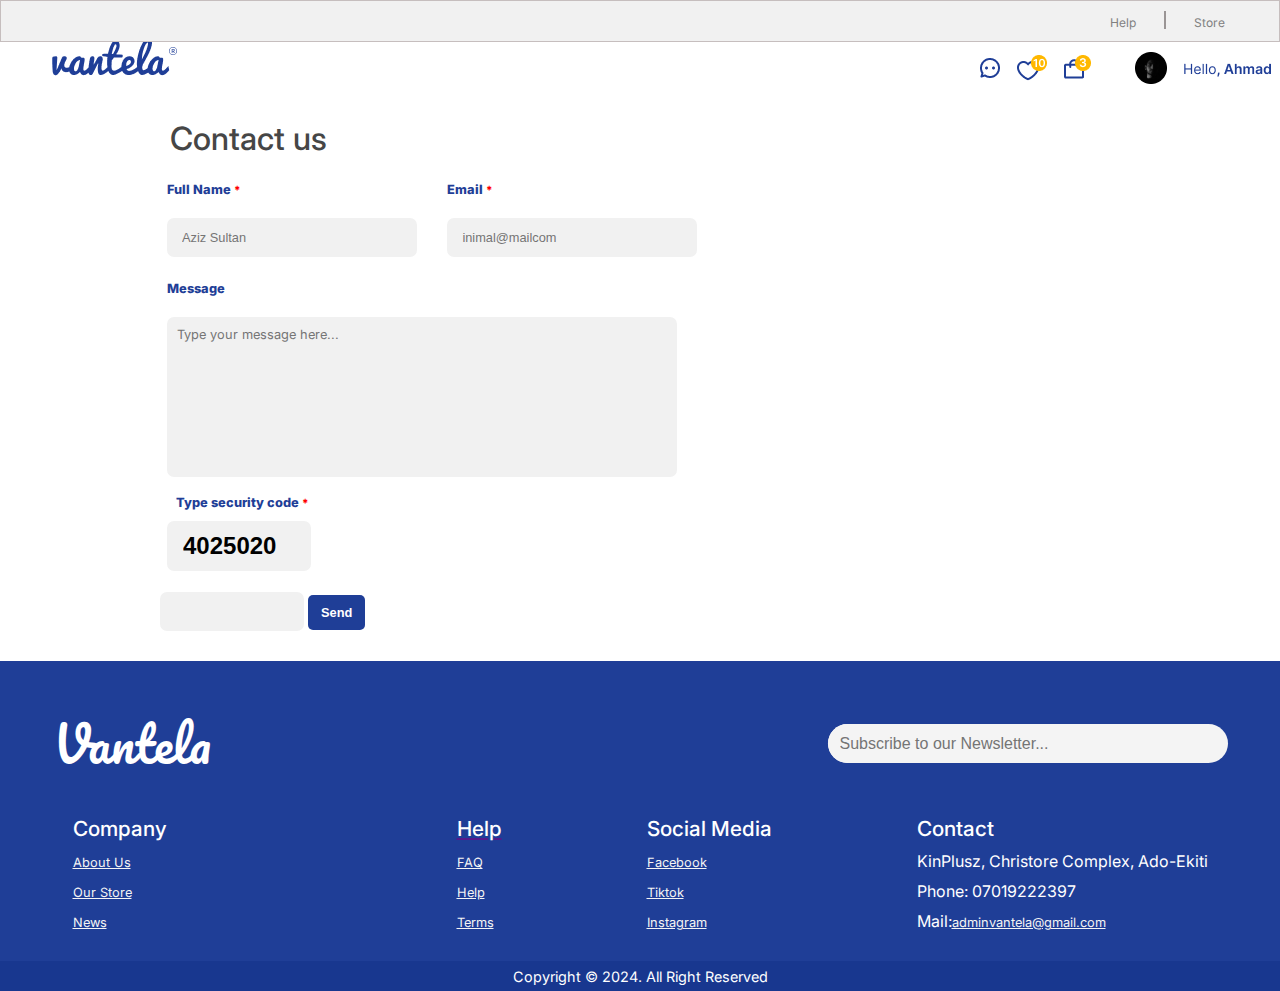
<file: contactform.html>
<!DOCTYPE html>
<html lang="en">
  <head>
    <meta charset="UTF-8" />
    <meta name="viewport" content="width=device-width, initial-scale=1.0" />

    <link rel="stylesheet" href="https://cdnjs.cloudflare.com/ajax/libs/font-awesome/6.7.1/css/all.min.css" integrity="sha512-5Hs3dF2AEPkpNAR7UiOHba+lRSJNeM2ECkwxUIxC1Q/FLycGTbNapWXB4tP889k5T5Ju8fs4b1P5z/iB4nMfSQ==" crossorigin="anonymous" referrerpolicy="no-referrer" />
    <link href="https://fonts.googleapis.com/css2?family=Pacifico&family=Playwrite+AU+SA+Guides&display=swap" rel="stylesheet">
    <title>contact</title>
    <!-- <link rel="stylesheet" href="contact.css" /> -->
    <!-- <link rel="stylesheet" href="contactmediaquery.css" /> -->
   <link rel="stylesheet" href="style.css">
  </head>
  <body>
    <nav class="mynavbar">
      <div class="nav-link">
      <div class="nav-container">
        <div><a href="#">Help</a></div>
        <div class="vertical-line"></div>
        <div class="store"><a href="#">Store</a></div>
      </div>
    </div>
    </nav>

    <header class="header-container">
      <div class="logovanila"><a href="index.html"><img src="/images/Frame183.png" alt="logo" /></a></div>
      <div class="header-icons">
        <div class="comments">
          <img src="/images/Group.png" alt="logo" />
        </div>
        <div>
          <a href=""><img src="/images/Frame91.png" alt="" /></a>
        </div>
        <div>
          <a href=""><img src="/images/Frame90.png" alt="" /></a>
        </div>
        <div class="ahmad"><img src="/images/Frame92.png" alt="" /></div>
      </div>
      <div class="menu-icon">
        <?xml version="1.0" encoding="utf-8"?><!-- Uploaded to: SVG Repo, www.svgrepo.com, Generator: SVG Repo Mixer Tools -->
        <svg
          width="800px"
          height="800px"
          viewBox="0 0 20 20"
          xmlns="http://www.w3.org/2000/svg"
          fill="none"
        >
          <path
            fill="#000000"
            fill-rule="evenodd"
            d="M19 4a1 1 0 01-1 1H2a1 1 0 010-2h16a1 1 0 011 1zm0 6a1 1 0 01-1 1H2a1 1 0 110-2h16a1 1 0 011 1zm-1 7a1 1 0 100-2H2a1 1 0 100 2h16z"
          />
        </svg>
      </div>

  
    </header>

    <main class="main-container">
      <div class="main-div">
      <h1 class="heading">Contact us</h1>
      <form action="" id="formInfo">
        <div class="input-fill">
          <div>
            <label for="fullName" class="label-div"
              >Full Name <span class="asterisk">*</span></label
            ><br /><br />
            <input
              type="text"
              placeholder="Aziz Sultan"
              id="fullname"
              name="fullName" class="input-con"
              required
            />
            <span class="error-message" id="nameError"></span>
          </div>
          <div>
            <label for="email" class="label-div ">Email <span class="asterisk">*</span></label
            ><br /><br />
            <input
              type="email"
              placeholder="inimal@mailcom"
              id="email"
              name="email" class="input-con email-input"
              required
            />
          </div>
        </div>
        <div class="message">
          <label for="message" class="label-div">Message</label><br /><br />
          <textarea
            type="text"
            placeholder="Type your message here..."
            rows="4"
            columns="50"
            id="message"
            name="message"
            required
          ></textarea>

        </div>
        <label class="security-code label-div" for="security"
          >Type security code <span class="asterisk" >*</span></label
        ><br />
        <input type="text" id="security" class="input-con"/><br />

        <input type="text" class="empty input-con" id="captcha" name="captcha"  required />
       
        <button type="submit" id="sendBtn" name="submit" class="submit-btn">Send</button>
       
      </form>
    </div>
    </main>


    <footer>
      <div class="footer-logo">
          <p class="vantela-logo">Vantela</p>
          <span class="input-div">
          <input type="email" placeholder="Subscribe to our Newsletter..." class="newsletter-input input-con" required>
          <i class="fa-solid fa-angle-right" id="forward"></i>
          </span>
      </div>
    
      <div class="footer-div">
      <div>
               <p class="footer-title">Company</p>
               <p class="footer-text"><a href="">About Us</p>
               <p class="footer-text"><a href="">Our Store</p>
               <p class="footer-text"><a href="">News</p>
      </div>
           
          <div >
              <p class="footer-title">Help</p>
              <p class="footer-text"><a href="#">FAQ</a></p>
              <p class="footer-text"><a href="#">Help</a></p>
              <p class="footer-text"><a href="#">Terms</a></p>
      </div>
      
          <div>
              <p class="footer-title">Social Media</p>
              <p class="footer-text"><a href="#"> <i class="fa-brands fa-facebook" id="icon"></i> Facebook </a></p>
              <p class="footer-text"><a href="#"><i class="fa-brands fa-tiktok" id="icon"></i> Tiktok </a></p>
              <p class="footer-text"><a href="#"><i class="fa-brands fa-instagram" id="icon"></i> Instagram </a></p>
          </div>
      
          <div>
              <p class="footer-title">Contact</p>
              <p class="footer-text">KinPlusz, Christore Complex, Ado-Ekiti</p>
              <p class="footer-text">Phone: 07019222397</p>
              <p class="footer-text">Mail:<a href="mailto:adminvantela@gmail.com">adminvantela@gmail.com</a></p>
          </div>
      </div>
      <div class="copyright">
          <p class="right">Copyright &copy; 2024. All Right Reserved</p>
      </div>
      </footer>
   
    <script src="contact.js"></script>
  </body>
</html>
</file>
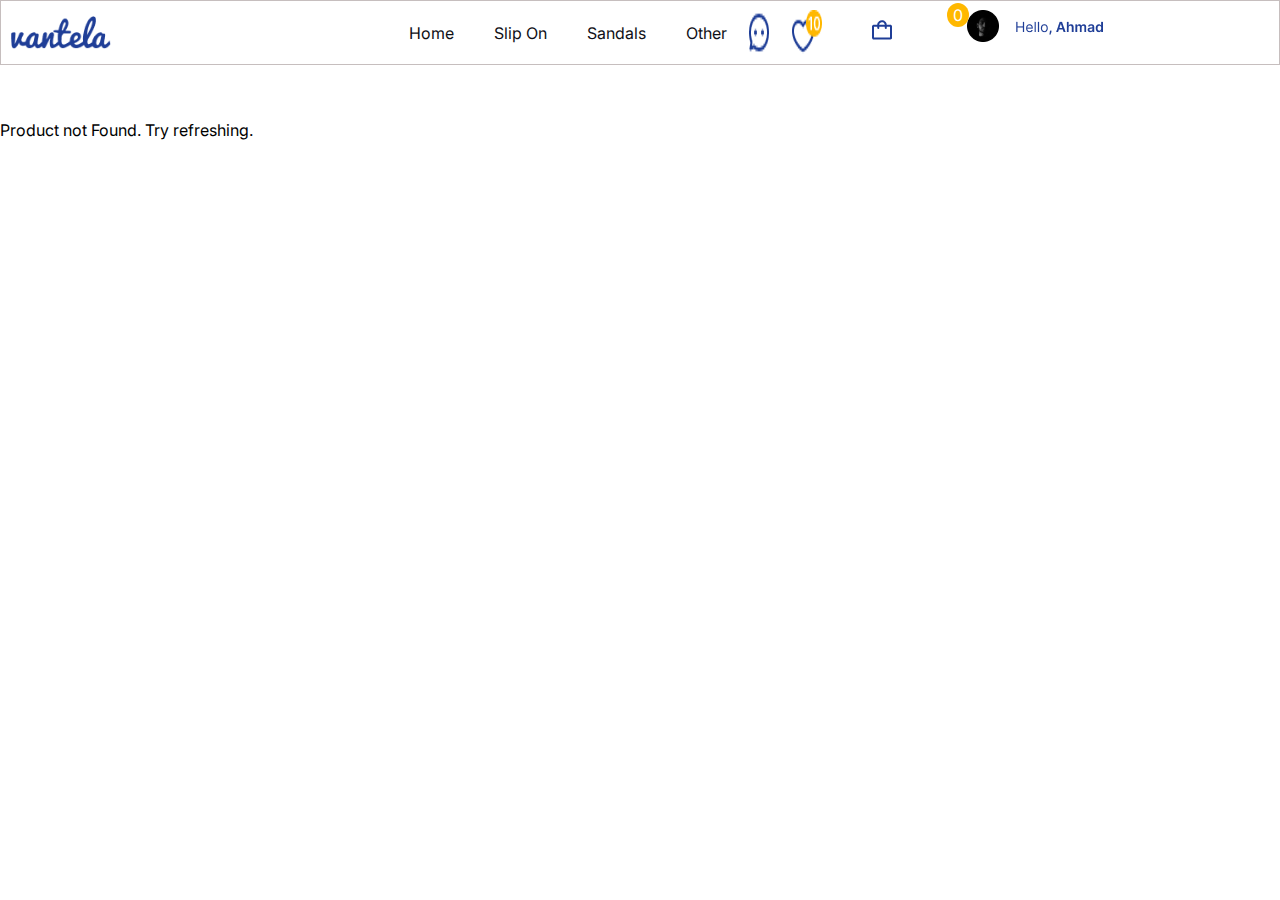
<file: productDetails.html>
<!DOCTYPE html>
<html lang="en">
<head>
    <meta charset="UTF-8">
    <meta name="viewport" content="width=device-width, initial-scale=1.0"><link rel="stylesheet" href="https://cdnjs.cloudflare.com/ajax/libs/font-awesome/6.7.1/css/all.min.css" integrity="sha512-5Hs3dF2AEPkpNAR7UiOHba+lRSJNeM2ECkwxUIxC1Q/FLycGTbNapWXB4tP889k5T5Ju8fs4b1P5z/iB4nMfSQ==" crossorigin="anonymous" referrerpolicy="no-referrer" />
    <link rel="preconnect" href="https://fonts.googleapis.com">
    <link rel="preconnect" href="https://fonts.gstatic.com" crossorigin>
    <link href="https://fonts.googleapis.com/css2?family=Playwrite+AU+SA+Guides&display=swap" rel="stylesheet"> 
    <link href="https://api.fontshare.com/v2/css?f[]=neco@401&display=swap" rel="stylesheet">
    <link rel="preconnect" href="https://fonts.googleapis.com">
    <link rel="preconnect" href="https://fonts.gstatic.com" crossorigin>
    <link href="https://fonts.googleapis.com/css2?family=Pacifico&family=Playwrite+AU+SA+Guides&display=swap" rel="stylesheet">
    <link href="https://fonts.googleapis.com/css2?family=Inter:ital,opsz,wght@0,14..32,100..900;1,14..32,100..900&display=swap" rel="stylesheet">
    <!-- <link rel="stylesheet" href="style.css"> -->
    
        <title>Details</title>
        <link rel="stylesheet" href="https://cdnjs.cloudflare.com/ajax/libs/font-awesome/6.7.1/css/all.min.css" integrity="sha512-5Hs3dF2AEPkpNAR7UiOHba+lRSJNeM2ECkwxUIxC1Q/FLycGTbNapWXB4tP889k5T5Ju8fs4b1P5z/iB4nMfSQ==" crossorigin="anonymous" referrerpolicy="no-referrer" />
        <link href="https://fonts.googleapis.com/css2?family=Pacifico&family=Playwrite+AU+SA+Guides&display=swap" rel="stylesheet">
        <title>E-commerce Project Page</title>
        <link rel="stylesheet" href="style.css">
    <style>

    </style>
</head>
<body>
<!-- nav -->
 <nav>
    <img src="images/vantela.png" alt="" width="100px" class="home-link home-links van-logo">
       


    <input type="checkbox" id="sidebar-active">
    <label for="sidebar-active" class="open-sidebar-botton">
        <svg xmlns="http://www.w3.org/2000/svg" height="24px" viewBox="0 -960 960 960" width="24px" fill="#5f6368"><path d="M120-240v-80h720v80H120Zm0-200v-80h720v80H120Zm0-200v-80h720v80H120Z"/></svg>
    </label>
    <label id="overlay" for="sidebar-active"></label>
    <div class="links-container">
        <label for="sidebar-active" class="close-sidebar-botton">
            <svg xmlns="http://www.w3.org/2000/svg" height="24px" viewBox="0 -960 960 960" width="24px" fill="#5f6368"><path d="m256-200-56-56 224-224-224-224 56-56 224 224 224-224 56 56-224 224 224 224-56 56-224-224-224 224Z"/></svg>
        </label>

        <img src="images/vantela.png" alt="" width="100px" class="home-link"> 

        <a href="index.html" class="sandals-link">Home</a>
        <a href="#" class="sandals-link">Slip On</a>
        <a href="sandals.html" class="sandals-link"><span >Sandals</span></a>
        <a href="#" class="sandals-link">Other</a>
        
    <div class="icon-div">
         <img src="images/Group.png" alt="" class="vectors">
        <img src="images/Frame91.png" alt="" class="vectors">
  
        <div class="cart-mobile cart-mobiles">
            <div class="cart" id="cart">
                <span class="cart-icon">
                    <a href="shoppingcart.html"><img src="images/Vector2.png" alt="" class="cart-icon-img"></a></span>
                <span class="cart-counter cart-counters" id="cart-count">0</span>
            </div>
        </div>
        <div class="ahmad"><img src="images/Frame92.png" alt="" /></div>
      </div>
    </div>
   
    </div>
    
</nav>



    <div id="shoe-details">

    </div>
    <div class="load">

    </div>

    <div id="spin">
       
        <i class="fa fa-spinner fa-spin fa-3x" aria-hidden="true"></i>
        </div>
       
        
    <script>
        // spinner
        window.addEventListener('load',()=>{
            let cont = document.getElementById('spin');
            cont.setAttribute('style','display:none')
        })            

            let load = document.querySelector('.load');
         load.innerHTML = `
         <i class="fa fa-spinner fa-spin fa-3x" aria-hidden="true"></i>
         `;

        const urlParams = new URLSearchParams(window.location.search);
        const userId = urlParams.get('id');


        let shoeDetails = [
        {
            id : 1,
            disc : 'Disc 60%',
            img : "/images/shoe3.png",
            productName : 'Vantela Republic Low Black Natural',
            price : '159,000',
        },
        { id : 2,
            img : "/images/shoe4.png",
            productName : 'Vantela New Public <br> White low',
            price :'299.990',
            rating : '⭐ 4.5/5'

        },
        {
            id : 3,
            img : "/images/shoe3.png",
            productName : 'Vantela Republic Low Black Natural',
            disc : '600,000',
            price : '205.000',
        },
        {
            id : 4,
            img : "/images/shoe-black.png",
            productName : 'Vantela Republic Ethnic Low Black Natural',
            price : '415.000',
        },
        {
            id : 5,
            img : "/images/max1.png",
            disc : 'Disc 30%',
            productName : 'Vantela Ethnic Low Black <br>Natural',
            cancelledPrice : '300.000',
            price : '159,800',
            rating : '⭐ 4.5/5',
        },
        {   id : 6,
            img : "/images/max2.png",
            disc : 'Disc 35%',
            productName : 'Vantela Ethnic Low Black <br>Natural',
            cancelledPrice : '350.000',
            price : '181.720',
            rating : '⭐ 4.5/5'
        },
        { id : 7,
            img : "/images/max3.png",
            disc : 'Disc 40%',

            productName : 'Vantela Republic Low Black <br>Natural',
            cancelledPrice : '400.000',
            price : '195.390',
            rating : '⭐ 4.5/5'
        },
        { id : 8,
            img : "/images/max4.png",
            disc : 'Disc 30%',
            productName : 'Vantela Ethnic Low  Black <br> Natural',
            cancelledPrice : '450.000',
            price : '182.390',
            rating : '⭐ 4.5/5'
        },
        {
            id : 9,
            img : "/images/sandal.png",
            productName : 'Vantelas Republic Lower <br> Black Natural',
            disc : 'Disc 60%',
            cancelledPrice : '340.000',
            price : '159,000',
            rating : '⭐ 4.5/5'
        },
        { id : 10,
            img : "/images/sandals6.png",
            productName : 'Vantelas Republic Lower <br> Black Natural',
            disc : 'Disc 50%',
            cancelledPrice : '420.000',
            price :'209,000',
        },
        {
            id : 11,
            img : "/images/sandals13.png",
            productName : 'Vantelas Republic Lower <br> Black Natural',
            price : '409,000',
        },
        {
            id : 12,
            img : "/images/sandals18.png",
            productName : 'Vantelas Republic Lower <br> Black Natural',
            price : '144,000',
        },
        {
            id : 13,
            img : "/images/sandals13.png",
            productName : "Jackson Clip 1JSs Men's <br> White Black",
            price : '249.000',
            rating : '⭐ 4.5/5',
        },
        {   id : 14,
            img : "/images/sandals10.png",
            productName : "Jackson Clip 2JSA Men’s <br> Sandals - Black",
            disc : 'Disc 50%',
            cancelledPrice : '410.000',
            price : '209,000',
            rating : '⭐ 4.5/5'
        },
        { id : 15,
            img : "/images/sandals3.png",
            productName :"Jackson High 3JE Men's <br> Sandals -White",
            price : '249,000',
            rating : '⭐ 4.7/5'
        },
        { id : 16,
            img : "/images/sandals5.png",
            disc : 'Disc 50%',
            cancelledPrice : '600.000',
            productName : "Jacksons Ask 6JP Men’s <br> Sandal - Navy",
            price : '307,000',
            rating : '⭐ 4.5/5'
        },
        {
            id : 17,
            img : "/images/sandals2.png",
            productName : "Jackson Axel Womens jkl<br>Sandals - Almond",
            price : '159,000',
            rating : '⭐ 4.5/5',
        },
        {   id : 18,
            img : "/images/sandals7.png",
            productName : "Jackson Axel Womens jkl<br>Sandals - Almond",
            disc : 'Disc 50%',
            cancelledPrice : '410.000',
            price : '209,000',
            rating : '⭐ 4.0/5'
        },
        { id : 19,
            img : "/images/sandals14.png",
            productName : "Jackson Axel Womens jkl<br>Sandals - Almond",
            price : '209,000',
            rating : '⭐ 4.0/5'
        },
        { id : 20,
            img : "/images/sandals19.png",
            productName : "Jackson Axel Womens jkl<br>Sandals - Almond",
            disc : 'Disc 50%',
            cancelledPrice : '400.000',
            price : '209,000',
            rating : '⭐ 4.0/5'
        },
        {
            id : 21,
            img : "/images/sandals22.png",
            productName : "Jackson Aron 2JS Women's Sandals -Navy",
            price : '175,000',
            rating : '⭐ 4.5/5',
        },
        {   id : 22,
            img : "/images/sandals11.png",
            productName : "Jackson Ford 2JS Womens Sandals - Black",
            price : '199,000',
            rating : '⭐ 4.5/5'
        },
        { id : 23,
            img : "/images/sandals16.png",
            productName : "Jackson Ford 2JS Womens Sandals - Black",
            cancelledPrice : '400.000',
            price : '209,000',
            rating : '⭐ 4.5/5'
        },
        { id : 24,
            img : "/images/sandals4.png",
            productName : "Jackson Cozy 2JST Womens Sandals - Beige",
            price : '300,000',
            rating : '⭐ 4.5/5'
        },
        {
            id : 25,
            img : "/images/sandals9.png",
            productName : 'Vantela Republic Low<br> Black Natural',
            price : '199,000',
            rating : '⭐ 4.6/5',
        },
        {   id : 26,
            img : "/images/sandals8.png",
            productName : "Jackson Best 1JP Men's <br> Sandals -Black",
            disc : 'Disc 50%',
            cancelledPrice : '530.000',
            price : '263,000',
            rating : '⭐ 4.0/5'
        },
        { id : 27,
            img : "/images/sandals15.png",
            productName : 'Jackson Kids- Light <br> Blue White',
            price : '179,000',
            rating : '⭐ 4.3/5'
        },
        { id : 28,
            img : "/images/sandals20.png",
            disc : 'Disc 50%',
            productName : 'Jackson Kids K 080  Light <br> Blue',
            cancelledPrice : '400.000',
            price : '249,000',
            rating : '⭐ 4.5/5'
        },
        {   id : 30,
            img : "/images/sandals12.png",
            productName : 'Jackson Kids Art 1JS Boys Sandals - Navy',
            cancelledPrice : '670.000',
            price : '390,000',
            rating : '⭐ 4.0/5'
        },
        { id : 31,
            img : "/images/sandals17.png",
            productName : 'Jackson Kids Miko 1ZT Brown',
            price : '263,000',
            rating : '⭐ 4.5/5'
        },
        { id : 32,
            img : "/images/sandals23.png",
            productName : 'Jackson Kids Art 1JS Red',
            price : '209,000',
            rating : '⭐ 4.0/5'
        },
    ];
console.log(shoeDetails);

    let shoeDetail = shoeDetails.find(u => u.id == userId);

    if(shoeDetail){
        let getShoeCards = document.getElementById('shoe-details');
        

        getShoeCards.innerHTML = 
        `
        
  <div class="product">
 
    <div class="shoe1-card">
        <img src="${shoeDetail.img}" alt="">
        </div>
        
        <div class="details-container">
            
<div class="share-heart"><span><i class="fa-regular fa-heart"></i></span> <span id="share-icon"><i class="fa-solid fa-share-nodes"></i></span></div>
        <h2 class="product-details-name">${shoeDetail.productName}</h2>
<p class="cancel-div">${shoeDetail.cancelledPrice ? `<span class="cancelled-price-cart">Rp- ${shoeDetail.cancelledPrice}</span>` : ''}</p>
        <p class="main-price">Rp ${shoeDetail.price}</p>
        <p class="rating">   ${shoeDetail.rating ? `<span>${shoeDetail.rating}</span>` : ''}</p>
                <p class="size-txt">Select a size</p>
   
  <button class="buttonSize" onclick="toggleColor(this)">30</button>
  <button class="buttonSize" onclick="toggleColor(this)">31</button>
  <button class="buttonSize" onclick="toggleColor(this)">38</button>
  <button class="buttonSize" onclick="toggleColor(this)">39</button>
  <button class="buttonSize" onclick="toggleColor(this)">40</button>


    <div class="cart-section">
        <span class="carts-message">
     <img src="images/mingcutechat.png" alt="" width="30px" height="35px"></span>
        <button class="add-to-cart-btn" onclick="addToCart()"><span><i class="fa-solid fa-plus"></i></span> Add to Cart</button>
     
        <button class="remove-from-cart-btn" onclick="removeFromCart()"><span><i class="fa-solid fa-minus"></i></span> Remove</button> 
            </div>
            
       <p class="btns-carts"><button class="buy-now-btns-carts">Buy Now</button></p>

    </div>
    </div>

  <div class="specify-container">
        <button class="details-btn">Details</button>
        <a href="review.html" class="Review-btn">Review <i class="fa fa-chevron-down" aria-hidden="true"></i>
</a>
        <a href="index.html" class="similar-btn">similar products <i class="fa fa-chevron-down" aria-hidden="true"></i>
</a>
    </div>
    

        <p class="description">Condition: New <br>
Min. Order: 1 Piece <br>
Showcase: All Showcase<br>
Republic Series<br>

<p style="margin:20px">GENERAL SPECIFICATIONS <br>
 ​color : Black Natural<br>
size : 36 - 45 (UNISEX) <br>
   
    </P>


<p style="margin:20px">
    MATERIALS:<br>
   UPPER: 12 oz canvas<br>
THREAD : nylon<br>
EYELETS: silver aluminum + ring<br>
INSOLE: ultralite foam<br>
FOXING : rubber<br>
OUTSOLE: rubber<br>
STRIPE: semi-leather<br> 
    </P>



<p style="margin:20px">
   100% ORIGINAL BNIB item (Brand New in Box).<br>
NOT ORIGINAL GUARANTEED Money Back.<br>

Size variants are always updated, if the size can be <br> clicked/selected it means READY.<br>
Using good quality material, very soft, and has strong <br> durability so it is suitable for use every day.<br>
The insole is soft and safe so that your feet don't <br>get sore easily.<br>
Good stitching makes shoes look good, strong, safe and <br>durable.<br> 
</P>


<p style="margin:20px">
    CHART SIZE:<br>
SIZE 36= 23.3 cm<br>
SIZE 37= 23.9 cm<br>
SIZE 38= 24.7 cm<br>
SIZE 39= 25.2 cm<br>
SIZE 40= 26.1 cm<br>
SIZE 41= 26.5 cm<br>
SIZE 42= 27.4 cm<br>
SIZE 43= 28.3 cm<br>
SIZE 44= 28.8 cm<br>
SIZE 45= 29.3 cm<br>
</P>
<p style="margin:20px">
MEASUREMENT Method:<br>

Foot length (Hump to Toe) then adjust to the size <br>chart above.<br>
Not Accepting Change Size,<br>
THANK YOU for always loving DOMESTIC PRODUCTS.
    </P>
</p>

<p style="text-align:center; margin:0 auto;">Copyright &copy; 2025 Vantela E-commerce</p>    

   `
    }else{
        getshoeCards = document.getElementById('shoe-details');
        getshoeCards.innerHTML = `<p>Product not Found. Try refreshing.</p>`
    };

    let activeButton = null;

function toggleColor(button) {
  if (activeButton) {
    activeButton.classList.toggle('active');
  }
  button.classList.add('active');
  activeButton = button;
};

// share icon
let share = document.getElementById('share-icon');

share.addEventListener('click', () => {
    try{
        navigator.share({
           
            url: window.location.href,
        })
        console.log(share);
        
    }catch (error) {
            alert('failed to share! try again');
    }
});


let cartCount = 0;

function addToCart() {
    cartCount++;
    updateCartCount();
    console.log(cartCount);
    
}

function removeFromCart() {
    if (cartCount > 0) {
        cartCount--;
        updateCartCount();
        console.log(cartCount);
        
    }
}



function updateCartCount() {
    document.getElementById('cart-count').textContent = cartCount;
}

    </script>

 </body>
</html>
</file>
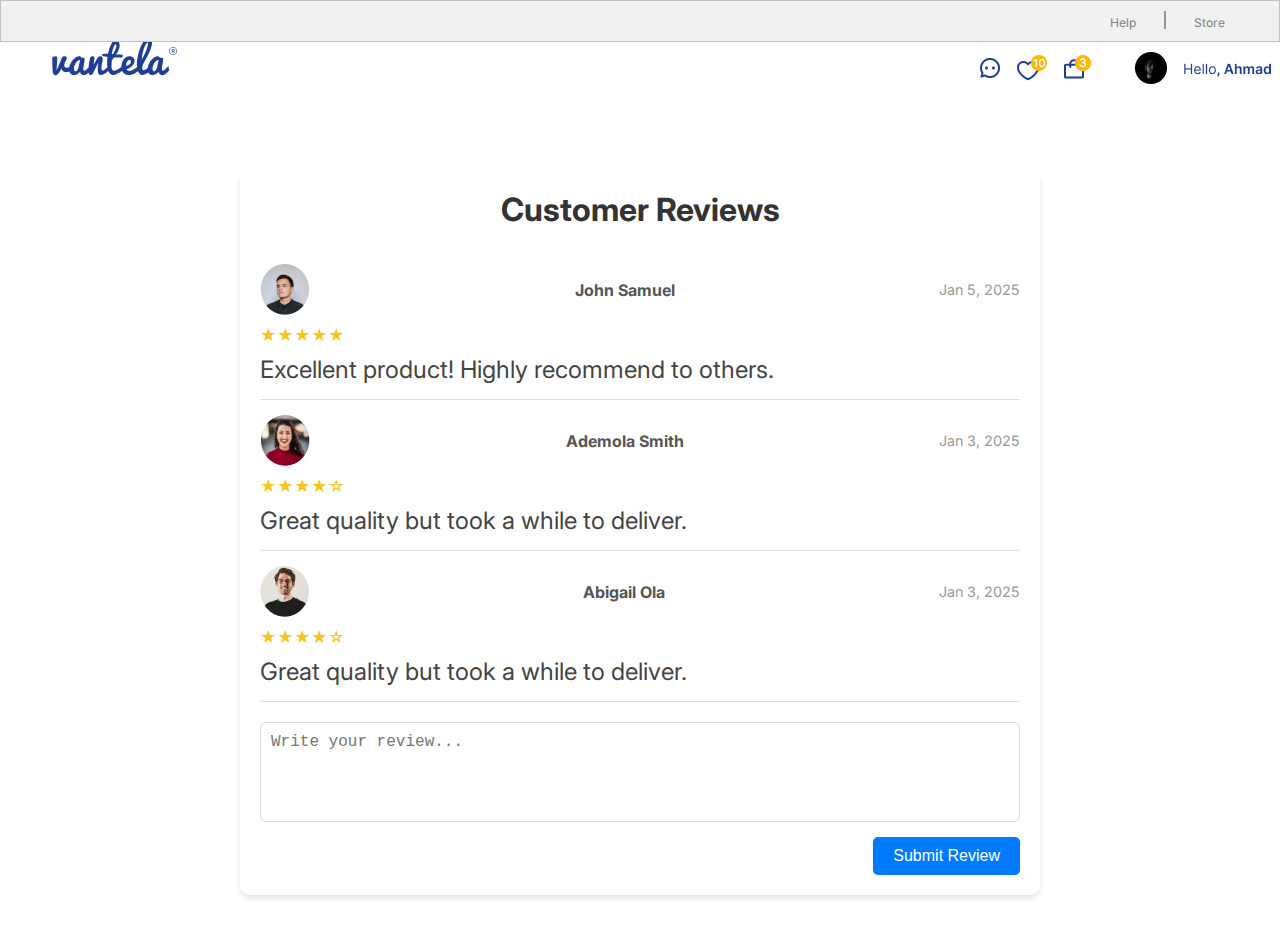
<file: review.html>
<!DOCTYPE html>
<html lang="en">
<head>
    <meta charset="UTF-8">
    <meta name="viewport" content="width=device-width, initial-scale=1.0">
    <title>review</title>
    <link rel="stylesheet" href="style.css">
</head>
<body>
    <nav class="mynavbar">
        <div class="nav-link">
        <div class="nav-container">
          <div><a href="#">Help</a></div>
          <div class="vertical-line"></div>
          <div class="store"><a href="#">Store</a></div>
        </div>
      </div>
      </nav>
  
      <header class="header-container">
        <div class="logovanila"><a href="index.html"><img src="/images/Frame183.png" alt="logo" /></a></div>
        <div class="header-icons">
          <div class="comments">
            <img src="/images/Group.png" alt="logo" />
          </div>
          <div>
            <a href=""><img src="/images/Frame91.png" alt="" /></a>
          </div>
          <div>
            <a href=""><img src="/images/Frame90.png" alt="" /></a>
          </div>
          <div class="ahmad"><img src="/images/Frame92.png" alt="" /></div>
        </div>
        <div class="menu-icon">
          <?xml version="1.0" encoding="utf-8"?><!-- Uploaded to: SVG Repo, www.svgrepo.com, Generator: SVG Repo Mixer Tools -->
          <svg
            width="800px"
            height="800px"
            viewBox="0 0 20 20"
            xmlns="http://www.w3.org/2000/svg"
            fill="none"
          >
            <path
              fill="#000000"
              fill-rule="evenodd"
              d="M19 4a1 1 0 01-1 1H2a1 1 0 010-2h16a1 1 0 011 1zm0 6a1 1 0 01-1 1H2a1 1 0 110-2h16a1 1 0 011 1zm-1 7a1 1 0 100-2H2a1 1 0 100 2h16z"
            />
          </svg>
        </div>
  
    
      </header>
  

    <div class="reviews-container">
        <h2 class="reviews-title">Customer Reviews</h2>

        <div class="review">
            <div class="review-header">
                <img src="images/Ellipse1.png" alt="">
                <span class="reviewer-name">John Samuel</span>
                <span class="review-date">Jan 5, 2025</span>
            </div>
            <div class="review-rating">★★★★★</div>
            <p class="review-content">Excellent product! Highly recommend to others.</p>
        </div>

        <div class="review">
            <div class="review-header">
                <img src="images/Ellipse2.png" alt="">
                <span class="reviewer-name">Ademola Smith</span>
                <span class="review-date">Jan 3, 2025</span>
            </div>
            <div class="review-rating">★★★★☆</div>
            <p class="review-content">Great quality but took a while to deliver.</p>
        </div>
        <div class="review">
            <div class="review-header">
            <img src="images/Ellipse3.png" alt="">
               <span class="reviewer-name">Abigail Ola</span>
                <span class="review-date">Jan 3, 2025</span>
            </div>
            <div class="review-rating">★★★★☆</div>
            <p class="review-content">Great quality but took a while to deliver.</p>
        </div>

        <!-- Add a review section -->
        <div class="add-review">
            <textarea placeholder="Write your review..."></textarea>
            <button>Submit Review</button>
        </div>
    </div>
</body>
</html>
</file>
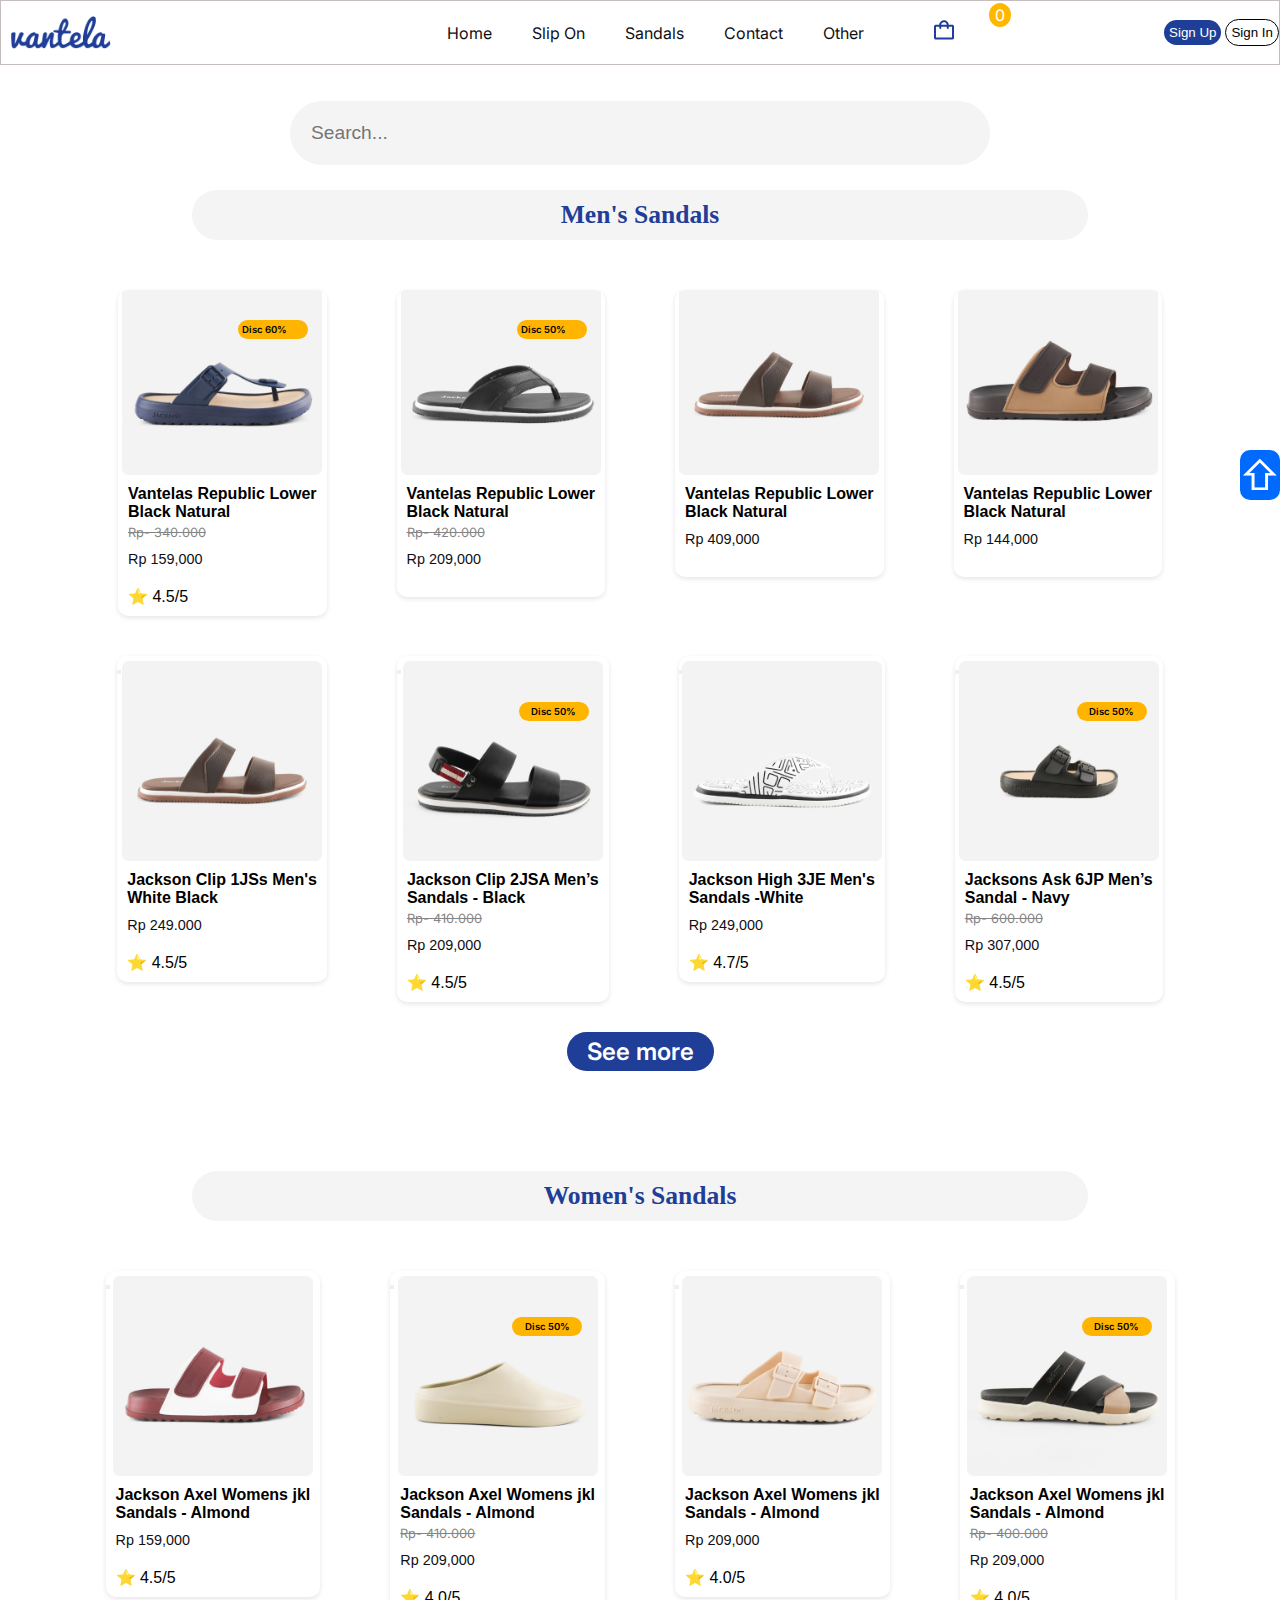
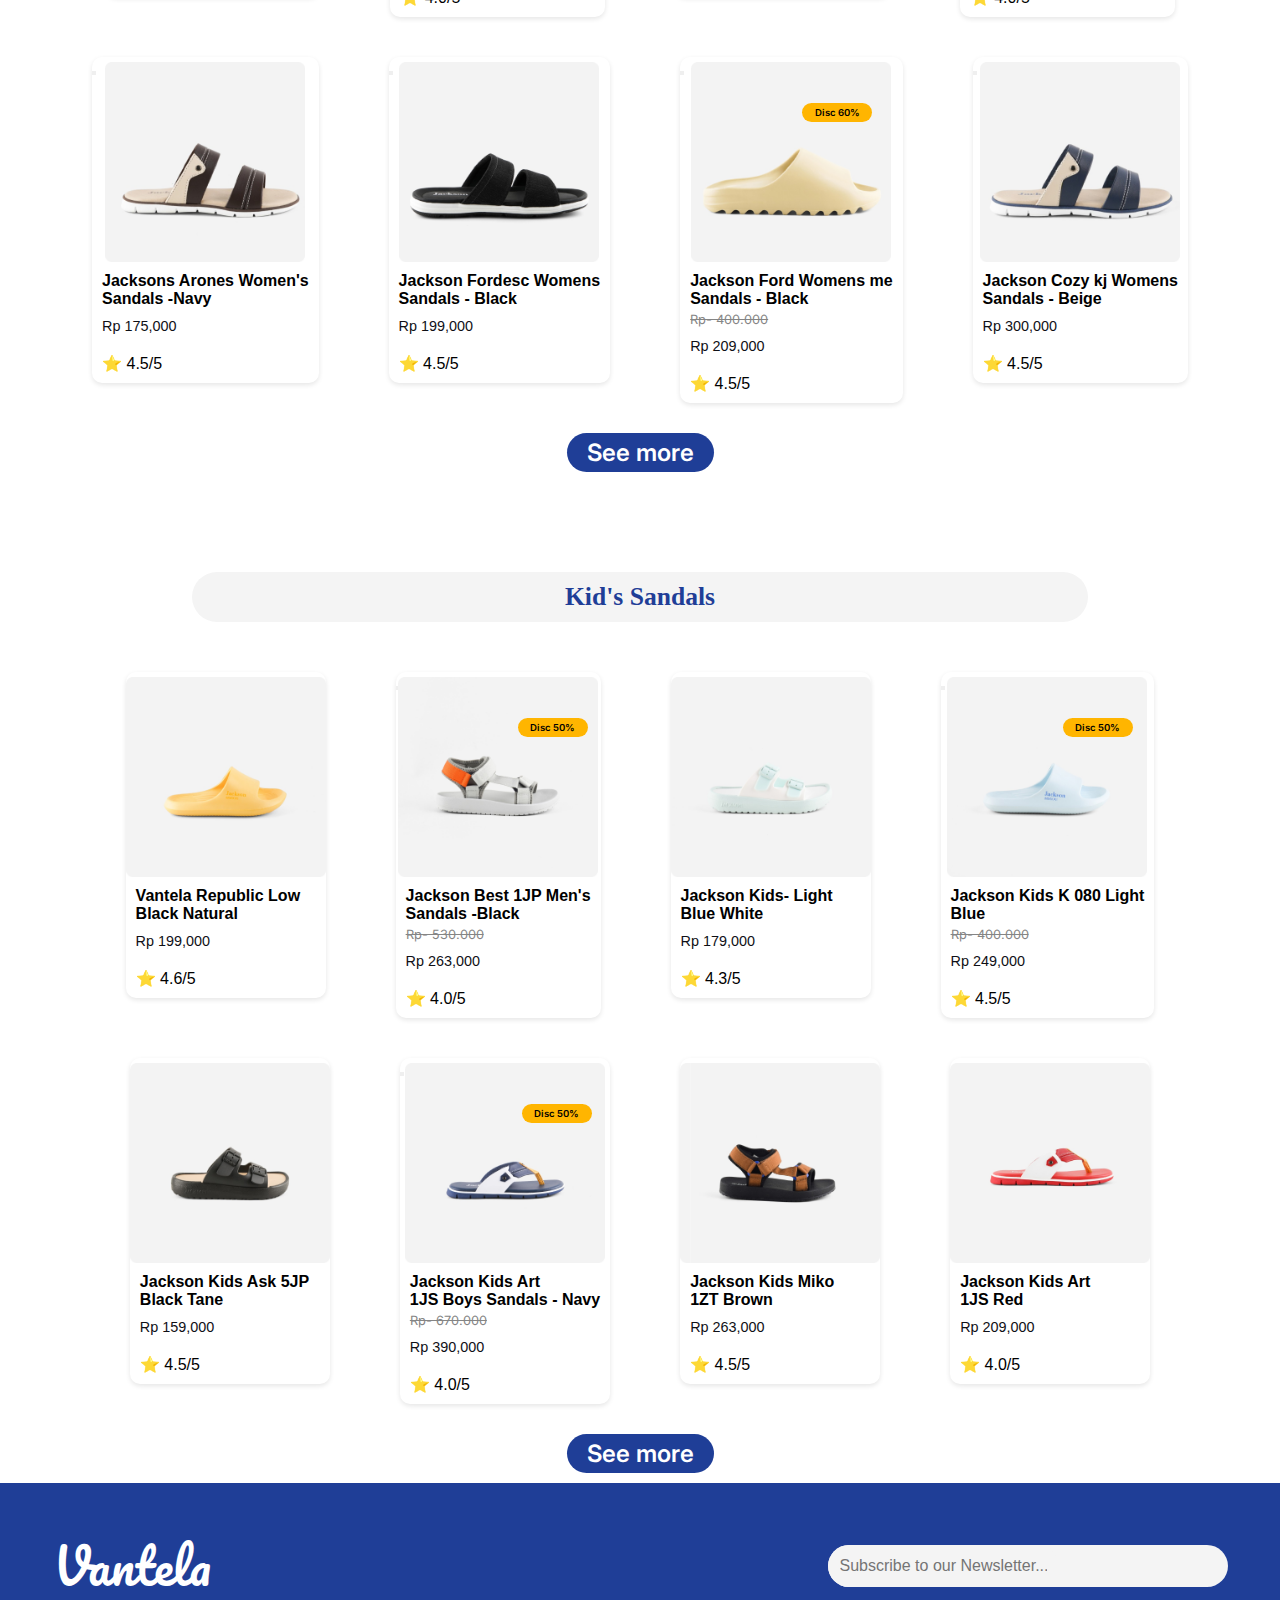
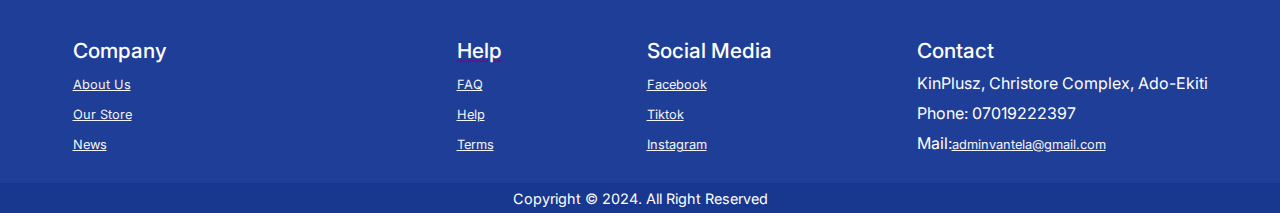
<file: sandals.html>
<!DOCTYPE html>
<html lang="en">
<head>
    <meta charset="UTF-8">
    <meta name="viewport" content="width=device-width, initial-scale=1.0">
    <link rel="stylesheet" href="https://cdnjs.cloudflare.com/ajax/libs/font-awesome/6.7.1/css/all.min.css" integrity="sha512-5Hs3dF2AEPkpNAR7UiOHba+lRSJNeM2ECkwxUIxC1Q/FLycGTbNapWXB4tP889k5T5Ju8fs4b1P5z/iB4nMfSQ==" crossorigin="anonymous" referrerpolicy="no-referrer" />
    <link rel="preconnect" href="https://fonts.googleapis.com">
    <link rel="preconnect" href="https://fonts.gstatic.com" crossorigin>
    <link href="https://fonts.googleapis.com/css2?family=Playwrite+AU+SA+Guides&display=swap" rel="stylesheet"> 
    <link href="https://api.fontshare.com/v2/css?f[]=neco@401&display=swap" rel="stylesheet">
    <link rel="preconnect" href="https://fonts.googleapis.com">
    <link rel="preconnect" href="https://fonts.gstatic.com" crossorigin>
    <link href="https://fonts.googleapis.com/css2?family=Pacifico&family=Playwrite+AU+SA+Guides&display=swap" rel="stylesheet">
    <link href="https://fonts.googleapis.com/css2?family=Inter:ital,opsz,wght@0,14..32,100..900;1,14..32,100..900&display=swap" rel="stylesheet">
    <title>Home</title>
    <link rel="stylesheet" href="style.css">
    
    <title>Document</title>
</head>
<body>
    <nav>
        <img src="images/vantela.png" alt="" width="100px" class="home-link home-links van-logo">
        

         <input type="checkbox" id="sidebar-active">
         <label for="sidebar-active" class="open-sidebar-botton">
             <svg xmlns="http://www.w3.org/2000/svg" height="24px" viewBox="0 -960 960 960" width="24px" fill="#5f6368"><path d="M120-240v-80h720v80H120Zm0-200v-80h720v80H120Zm0-200v-80h720v80H120Z"/></svg>
         </label>
         <label id="overlay" for="sidebar-active"></label>
         <div class="links-container">
             <label for="sidebar-active" class="close-sidebar-botton">
                 <svg xmlns="http://www.w3.org/2000/svg" height="24px" viewBox="0 -960 960 960" width="24px" fill="#5f6368"><path d="m256-200-56-56 224-224-224-224 56-56 224 224 224-224 56 56-224 224 224 224-56 56-224-224-224 224Z"/></svg>
             </label>
 
             <img src="images/vantela.png" alt="" width="100px" class="home-link"> 
             
             <a href="index.html" class="sandals-link">Home</a>
             <a href="#" class="sandals-link">Slip On</a>
             <a href="sandals.html" class="sandals-link"><span >Sandals</span></a>
             <a href="contactform.html">Contact</a>
             <a href="#" class="sandals-link">Other</a>
          
         <div class="icon-div">
            <span class="commenting">
                <i class="fa-regular fa-comment-dots"></i>        
            </span>
           
            <div class="hearts-icon commenting">
                <i class="fa-regular fa-heart"></i>
            </div>
             
             <div class="cart-mobile">
                <div class="cart" id="cart">
                    <span class="cart-icon "><img src="images/Vector2.png" alt="" class="cart-icon-img" width="20"></span>
                    <span class="cart-count" id="cart-count">0</span>
                </div>
            </div>
        
         </div>
       
         <div class="sign-btn">
             <button class="sign-up-btn">Sign Up</button>
             <button class="sign-in-btn">Sign In</button>
         </div>
         </div>
     </nav>
 
     <div class="main-search-container">
         <div class="search-container">
         <input type="text" class="search-input" placeholder="Search...">
          <span class="glass"> <i class="fa fa-search"></i></span> 
       </div>
     </div>
 
     <div class="popular-container">
         <p class="mens-text">Men's Sandals</p>
     </div>
 

    <div id="user-cards">
<!-- first box -->
    </div>
<div id="display2">
<!-- 2nd -->
</div>
        <!--MEN'S SANDALS SEE MORE -->
        <div class="seemore-div">
            <button class="see-more-btn">See more <span><i class="fa-solid fa-angle-down"></i></span></button>
        </div>

        <!-- WOMEN'S SANDALS SECTION -->

<div class="popular-container">
    <p class="mens-text">Women's Sandals</p>
</div>

<div id="display3">
<!-- 3th -->
</div>

<div id="display4">
<!-- 4th -->
</div>
    <!--WOMENS SANDALS SEE MORE -->
    <div class="seemore-div">
        <button class="see-more-btn">See more <span><i class="fa-solid fa-angle-down"></i></span></button>
        </div>

        <!-- KID'S SANDALS SECTION -->

<div class="popular-container">
    <p class="mens-text">Kid's Sandals</p>
</div>

<!-- kids sandals -->
 <div id="display5">
<!-- 5th -->
 </div>

 <div id="display6">
<!-- 6th -->
 </div>



     <!--MEN'S SANDALS SEE MORE -->
<div class="seemore-div">
    <button class="see-more-btn">See more <span><i class="fa-solid fa-angle-down"></i></span></button>
    </div>

    
    <footer>
        <div class="footer-logo">
            <p class="vantela-logo">Vantela</p>
            <span class="input-div">
            <input type="email" placeholder="Subscribe to our Newsletter..." class="newsletter-input" required>
            <i class="fa-solid fa-angle-right" id="forward"></i>
            </span>
        </div>
        
    <div class="footer-div">
        <div>
                 <p class="footer-title">Company</p>
                 <p class="footer-text"><a href="">About Us</p>
                 <p class="footer-text"><a href="">Our Store</p>
                 <p class="footer-text"><a href="">News</p>
        </div>
             
            <div >
                <p class="footer-title">Help</p>
                <p class="footer-text"><a href="#">FAQ</a></p>
                <p class="footer-text"><a href="#">Help</a></p>
                <p class="footer-text"><a href="#">Terms</a></p>
        </div>
        <div class="arr-container">
            <div class="up">
             <span class="span-icon">&#8679;</span>
            </div>
            </div>
            <div>
                <p class="footer-title">Social Media</p>
                <p class="footer-text"><a href="#"> <i class="fa-brands fa-facebook" id="icon"></i> Facebook </a></p>
                <p class="footer-text"><a href="#"><i class="fa-brands fa-tiktok" id="icon"></i> Tiktok </a></p>
                <p class="footer-text"><a href="#"><i class="fa-brands fa-instagram" id="icon"></i> Instagram </a></p>
            </div>
        
            <div>
                <p class="footer-title">Contact</p>
                <p class="footer-text">KinPlusz, Christore Complex, Ado-Ekiti</p>
                <p class="footer-text">Phone: 07019222397</p>
                <p class="footer-text">Mail:<a href="mailto:adminvantela@gmail.com">adminvantela@gmail.com</a></p>
            </div>
        </div>
        <div class="copyright">
            <p class="right">Copyright &copy; 2024. All Right Reserved</p>
        </div>
        </footer>
    <script>
    let shoeDetails = [
        {
            id : 9,
            img : "/images/sandal.png",
            productName : 'Vantelas Republic Lower <br> Black Natural',
            disc : 'Disc 60%',
            cancelledPrice : '340.000',
            price : '159,000',
            rating : '⭐ 4.5/5'
        },
        { id : 10,
            img : "/images/sandals6.png",
            productName : 'Vantelas Republic Lower <br> Black Natural',
            disc : 'Disc 50%',
            cancelledPrice : '420.000',
            price :'209,000',
        },
        {
            id : 11,
            img : "/images/sandals13.png",
            productName : 'Vantelas Republic Lower <br> Black Natural',
            price : '409,000',
        },
        {
            id : 12,
            img : "/images/sandals18.png",
            productName : 'Vantelas Republic Lower <br> Black Natural',
            price : '144,000',
        },
        
    ];
    console.log(shoeDetails);
    let shoeCard = document.getElementById('user-cards');
    
    shoeDetails.forEach(shoeDetail => {
        
        const card = document.createElement('div');

        card.innerHTML += `
        
        <div class="shoe-container">

    <div class="first-shoe-container1">
        ${shoeDetail.disc ? `<span class="dis-btn">${shoeDetail.disc}</span>` : ''}
        <div class="shoe2">
            <img src="${shoeDetail.img}" alt="" width="200">
        </div>
        <div class="product-name">
            <p class="name">${shoeDetail.productName}</p>
            <p class="cancel-div">${shoeDetail.cancelledPrice ? `<span class="cancelled-price">Rp- ${shoeDetail.cancelledPrice}</span>` : ''}</p>
            <p class="price">Rp ${shoeDetail.price}</p>
            <p class="rating">   ${shoeDetail.rating ? `<span>${shoeDetail.rating}</span>` : ''}</p>
        </div>
    </div>
</div>
        `

        card.addEventListener('click', ()=>{
            window.open(`productDetails.html?id=${shoeDetail.id}`, '_blank')
        });
let display = document.getElementById('display');
        shoeCard.appendChild(card)
    });


// second line
const secondShoeDetails = [
        {
            id : 13,
            img : "/images/sandals13.png",
            productName : "Jackson Clip 1JSs Men's <br> White Black",
            price : '249.000',
            rating : '⭐ 4.5/5',
        },
        {   id : 14,
            img : "/images/sandals10.png",
            productName : "Jackson Clip 2JSA Men’s <br> Sandals - Black",
            disc : 'Disc 50%',
            cancelledPrice : '410.000',
            price : '209,000',
            rating : '⭐ 4.5/5'
        },
        { id : 15,
            img : "/images/sandals3.png",
            productName :"Jackson High 3JE Men's <br> Sandals -White",

            price : '249,000',
            rating : '⭐ 4.7/5'
        },
        { id : 16,
            img : "/images/sandals5.png",
            disc : 'Disc 50%',
            cancelledPrice : '600.000',
            productName : "Jacksons Ask 6JP Men’s <br> Sandal - Navy",
            price : '307,000',
            rating : '⭐ 4.5/5'
        },
];

let secondShoe = document.getElementById('second-shoe-container');
    
secondShoeDetails.forEach(secondShoeDetail => {
        console.log(secondShoeDetail);
  
        const cards = document.createElement('div');
        let  display2 = document.getElementById('display2');

        cards.innerHTML += `
        
<div class="shoe-container">

    <div class="first-shoe-container1">
        <button >${secondShoeDetail.disc ? `<span class="dis-btn">${secondShoeDetail.disc}</span>` : ''}</button>
        <div class="shoe2">
            <img src="${secondShoeDetail.img}" alt="" width="200">
        </div>
        <div class="product-name">
            <p class="name">${secondShoeDetail.productName}</p>
            <p class="cancel-div">${secondShoeDetail.cancelledPrice ? `<span class="cancelled-price">Rp- ${secondShoeDetail.cancelledPrice}</span>` : ''}</p>
            <p class="price">Rp ${secondShoeDetail.price}</p>
            <p class="rating">   ${secondShoeDetail.rating ? `<span>${secondShoeDetail.rating}</span>` : ''}</p>

        </div>
    </div>
</div>
        `

        cards.addEventListener('click', ()=>{
            window.open(`productDetails.html?id=${secondShoeDetail.id}`, '_blank')
        });
        display2.appendChild(cards)
    });

// WOMEN SECTION

const womenShoe = [
        {
            id : 17,
            img : "/images/sandals2.png",
            productName : "Jackson Axel Womens jkl<br>Sandals - Almond",
            price : '159,000',
            rating : '⭐ 4.5/5',
        },
        {   id : 18,
            img : "/images/sandals7.png",
            productName : "Jackson Axel Womens jkl<br>Sandals - Almond",
            disc : 'Disc 50%',
            cancelledPrice : '410.000',
            price : '209,000',
            rating : '⭐ 4.0/5'
        },
        { id : 19,
            img : "/images/sandals14.png",
            productName : "Jackson Axel Womens jkl<br>Sandals - Almond",
            price : '209,000',
            rating : '⭐ 4.0/5'
        },
        { id : 20,
            img : "/images/sandals19.png",
            productName : "Jackson Axel Womens jkl<br>Sandals - Almond",
            disc : 'Disc 50%',
            cancelledPrice : '400.000',
            price : '209,000',
            rating : '⭐ 4.0/5'
        },
];

    
womenShoe.forEach(womenShoe => {
        console.log(womenShoe);
  
        const cards = document.createElement('div');
        let  display3 = document.getElementById('display3');

        cards.innerHTML += `
        
<div class="shoe-container">

    <div class="first-shoe-container1">
        <button >${womenShoe.disc ? `<span class="dis-btn">${womenShoe.disc}</span>` : ''}</button>
        <div class="shoe2">
            <img src="${womenShoe.img}" alt="" width="200">
        </div>
        <div class="product-name">
            <p class="name">${womenShoe.productName}</p>
            <p class="cancel-div">${womenShoe.cancelledPrice ? `<span class="cancelled-price">Rp- ${womenShoe.cancelledPrice}</span>` : ''}</p>
            <p class="price">Rp ${womenShoe.price}</p>
            <p class="rating">   ${womenShoe.rating ? `<span>${womenShoe.rating}</span>` : ''}</p>

        </div>
    </div>
</div>
        `

        cards.addEventListener('click', ()=>{
            window.open(`productDetails.html?id=${womenShoe.id}`, '_blank')
        });
        display3.appendChild(cards)
    });
const womenSandals = [
        {
            id : 21,
            img : "/images/sandals22.png",
            productName : "Jacksons Arones  Women's <br> Sandals -Navy",
            price : '175,000',
            rating : '⭐ 4.5/5',
        },
        {   id : 22,
            img : "/images/sandals11.png",
            productName : "Jackson Fordesc Womens <br>Sandals - Black",
            price : '199,000',
            rating : '⭐ 4.5/5'
        },
        { id : 23,
            img : "/images/sandals16.png",
            productName : "Jackson Ford Womens me<br> Sandals - Black",
            disc : 'Disc 60%',
            cancelledPrice : '400.000',
            price : '209,000',
            rating : '⭐ 4.5/5'
        },
        { id : 24,
            img : "/images/sandals4.png",
            productName : "Jackson Cozy kj Womens <br>Sandals - Beige",
            price : '300,000',
            rating : '⭐ 4.5/5'
        },
];

// women2

    
womenSandals.forEach(womenSandal => {
        console.log(womenSandal);
  
        const cards = document.createElement('div');
        let  display4 = document.getElementById('display4');

        cards.innerHTML += `
        
<div class="shoe-container">

    <div class="first-shoe-container1">
        <button >${womenSandal.disc ? `<span class="dis-btn">${womenSandal.disc}</span>` : ''}</button>
        <div class="shoe2">
            <img src="${womenSandal.img}" alt="" width="200">
        </div>
        <div class="product-name">
            <p class="name">${womenSandal.productName}</p>
            <p class="cancel-div">${womenSandal.cancelledPrice ? `<span class="cancelled-price">Rp- ${womenSandal.cancelledPrice}</span>` : ''}</p>
            <p class="price">Rp ${womenSandal.price}</p>
            <p class="rating">   ${womenSandal.rating ? `<span>${womenSandal.rating}</span>` : ''}</p>

        </div>
    </div>
</div>
        `

        cards.addEventListener('click', ()=>{
            window.open(`productDetails.html?id=${womenSandal.id}`, '_blank')
        });
        display4.appendChild(cards)
    });


    // FOR KID SHOE
const kidSandals = [
        {
            id : 25,
            img : "/images/sandals9.png",
            productName : 'Vantela Republic Low<br> Black Natural',
            price : '199,000',
            rating : '⭐ 4.6/5',
        },
        {   id : 26,
            img : "/images/sandals8.png",
            productName : "Jackson Best 1JP Men's <br> Sandals -Black",
            disc : 'Disc 50%',
            cancelledPrice : '530.000',
            price : '263,000',
            rating : '⭐ 4.0/5'
        },
        { id : 27,
            img : "/images/sandals15.png",
            productName : 'Jackson Kids- Light <br> Blue White',
            price : '179,000',
            rating : '⭐ 4.3/5'
        },
        { id : 28,
            img : "/images/sandals20.png",
            disc : 'Disc 50%',
            productName : 'Jackson Kids K 080  Light <br> Blue',
            cancelledPrice : '400.000',
            price : '249,000',
            rating : '⭐ 4.5/5'
        },
];

// let womenShoes = document.getElementById('second-shoe-container');
    
kidSandals.forEach(kidSandals => {
        console.log(kidSandals);
  
        const cards = document.createElement('div');
        let  display5 = document.getElementById('display5');

        cards.innerHTML += `
        
<div class="shoe-container">

    <div class="first-shoe-container1">
        <button >${kidSandals.disc ? `<span class="dis-btn">${kidSandals.disc}</span>` : ''}</button>
        <div class="shoe2">
            <img src="${kidSandals.img}" alt="" width="200">
        </div>
        <div class="product-name">
            <p class="name">${kidSandals.productName}</p>
            <p class="cancel-div">${kidSandals.cancelledPrice ? `<span class="cancelled-price">Rp- ${kidSandals.cancelledPrice}</span>` : ''}</p>
            <p class="price">Rp ${kidSandals.price}</p>
            <p class="rating">${kidSandals.rating}</p>

        </div>
    </div>
</div>
        `

        cards.addEventListener('click', ()=>{
            window.open(`productDetails.html?id=${kidSandals.id}`, '_blank')
        });
        display5.appendChild(cards)
    });


    // KID SANDALS 2
const secondKidSandals = [
        {
            id : 29,
            img : "/images/sandals5.png",
            productName : 'Jackson Kids Ask 5JP <br> Black Tane',
            price : '159,000',
            rating : '⭐ 4.5/5',
        },
        {   id : 30,
            img : "/images/sandals12.png",
            disc : 'Disc 50%',
            productName : 'Jackson Kids Art <br> 1JS Boys Sandals - Navy',
            cancelledPrice : '670.000',
            price : '390,000',
            rating : '⭐ 4.0/5'
        },
        { id : 31,
            img : "/images/sandals17.png",
            productName : 'Jackson Kids Miko <br> 1ZT Brown',
            price : '263,000',
            rating : '⭐ 4.5/5'
        },
        { id : 32,
            img : "/images/sandals23.png",
            productName : 'Jackson Kids Art <br> 1JS Red',
            price : '209,000',
            rating : '⭐ 4.0/5'
        },
];

// kids sandal 2

    
secondKidSandals.forEach(secondKidSandal => {
        console.log(secondKidSandal);
  
        const cards = document.createElement('div');
        let  display6 = document.getElementById('display6');

        cards.innerHTML += `
        
<div class="shoe-container">

    <div class="first-shoe-container1">
        <button >${secondKidSandal.disc ? `<span class="dis-btn">${secondKidSandal.disc}</span>` : ''}</button>
        <div class="shoe2">
            <img src="${secondKidSandal.img}" alt="" width="200">
        </div>
        <div class="product-name">
            <p class="name">${secondKidSandal.productName}</p>
            <p class="cancel-div">${secondKidSandal.cancelledPrice ? `<span class="cancelled-price">Rp- ${secondKidSandal.cancelledPrice}</span>` : ''}</p>
            <p class="price">Rp ${secondKidSandal.price}</p>
            <p class="rating">${secondKidSandal.rating}</p>

        </div>
    </div>
</div>
        `

        cards.addEventListener('click', ()=>{
            window.open(`productDetails.html?id=${secondKidSandal.id}`, '_blank')
        });
        display6.appendChild(cards)
    });
    let returnUp = document.querySelector('.up')

window.addEventListener('scroll', ()=>{
    if(window.scrollY > 2000){
        returnUp.style.display = 'block';
    }else{
        returnUp.style.display = 'none'
   
    }
    console.log(window.scrollY);
    
});

returnUp.addEventListener('click', ()=>{
    window.scrollTo({
        top:20,
        behavior: 'smooth'
    });
});
</script>
</body>
</html>
</file>
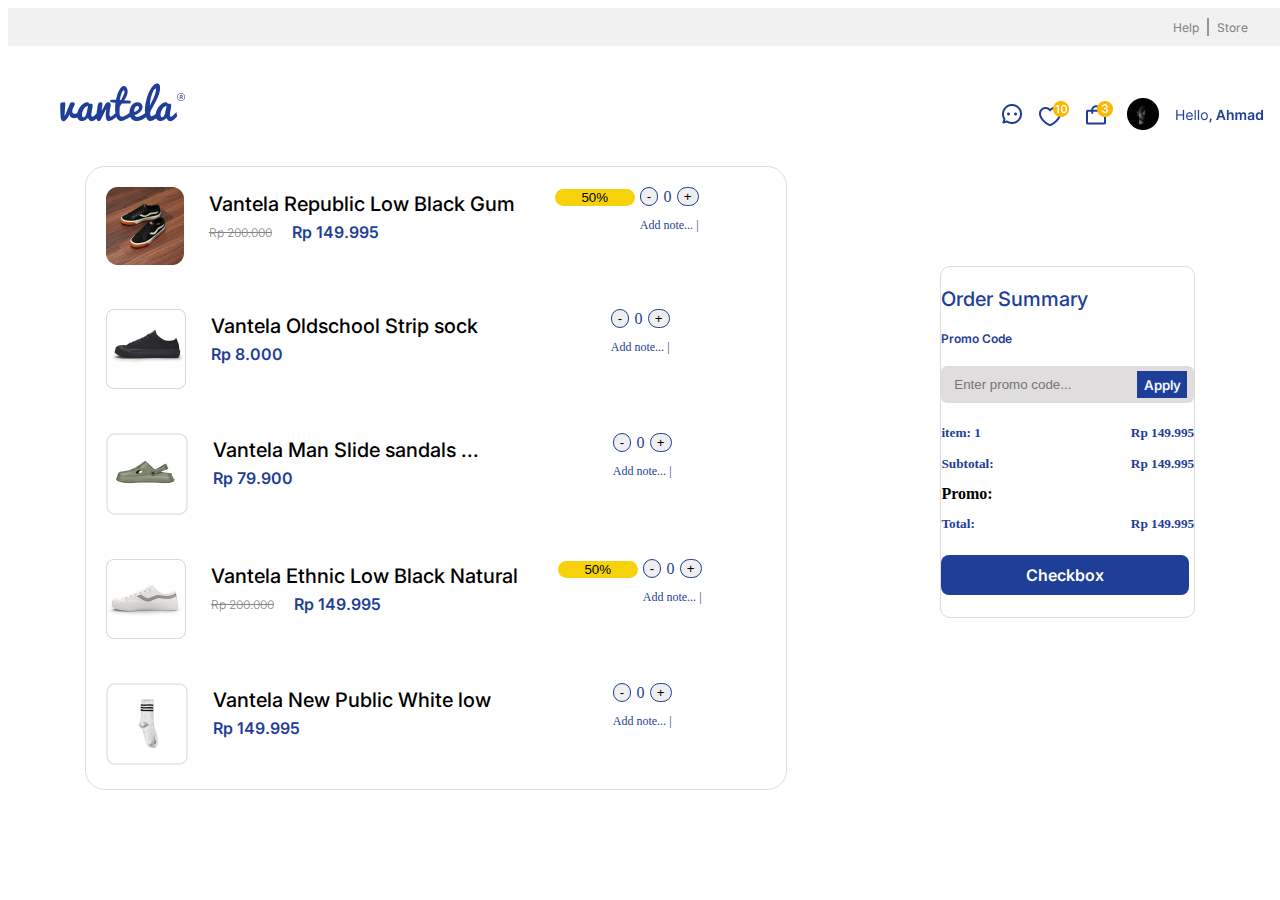
<file: shoppingcart.html>
<!DOCTYPE html>
<html lang="en">
<head>
    <meta charset="UTF-8">
    <meta name="viewport" content="width=device-width, initial-scale=1.0">
    <link rel="stylesheet" href="https://cdnjs.cloudflare.com/ajax/libs/font-awesome/6.7.1/css/all.min.css" integrity="sha512-5Hs3dF2AEPkpNAR7UiOHba+lRSJNeM2ECkwxUIxC1Q/FLycGTbNapWXB4tP889k5T5Ju8fs4b1P5z/iB4nMfSQ==" crossorigin="anonymous" referrerpolicy="no-referrer" />
    <link href="https://fonts.googleapis.com/css2?family=Inter:ital,opsz,wght@0,14..32,100..900;1,14..32,100..900&display=swap" rel="stylesheet">
    <!-- <link rel="stylesheet" href="style.css"> -->
    <title>shopping cart</title>
    <style>
        .parent-container{
    display: flex;
    width: 700px;
  }
  .parent-container2{
    display: flex;
    width: 700px;

  }
  .product-container{
    display: flex;
    gap: 40px;
    margin-bottom: -30px;
  }
  .product-details-div{
    padding: 5px;
  }
  .product-details-div2{
    padding: 5px;
    width: 395px; 
  }
  .disc{
    background-color: rgb(245, 210, 9);
    border: none;
    width: 80px;
    border-radius: 40px;
  }
  .cancelled-price{
    text-decoration:line-through;
    color: gray;
  }
  .minus{
    border-radius: 50px;
    cursor: pointer;
    border: 1px solid #1f3e97;
  }
  .add{
    border: 1px solid #1f3e97;
    border-radius: 50px;
    cursor: pointer;
  }
  .price-div{
    display: flex;
    gap: 20px;
    justify-content: flex-start;
    align-items: center;
  }
  .myShoeimg{
    padding: 20px ;
  }
  .product-name-carts{
    font-family: inter;
    font-weight: 500;
    font-size: 20px;
}
.shopping-cancelled-price{
    font-size: 12px;
    font-weight: 300;
    font-family: inter;
    text-decoration: line-through;
    color: #858585;
}
.shopping-main-price{
    font-size:16px;
    font-family: inter;
    font-weight: 600;
    color: #1f3e97;
}
.btn-div{
    margin-top: 20px;
}
.add-minus-span{
    display: flex;
    justify-content: space-between;
    align-items: center;
    color: #1f3e97;
}
.add-note{
    color: #1f3e97;
    font-size: 12px;
}
.order-summary{
    width: 40%;
}
.section-shopping-cart{
    border: 1px solid gainsboro;
    border-radius: 20px;
    width: 700px;
}
.main-cont{
    display: flex;
    justify-content: space-around;
    /* flex-wrap: wrap; */
}
.orders-sub{
            font-family: inter;
            font-weight: 500;
            font-size: 20px;
            color: #1f3e97;

        }
        .order-summary{
            border: 1px solid gainsboro;
            background-color: #fff;
            max-width: 20%;
            height: 350px;
            margin-top: 100px;
            border-radius: 10px;
        }
        .pro-code{
            font-weight: 600;
            font-family: inter;
            font-size: 12px;
            color: #1f3e97;

        }
        .apply-div{
            border: 1px solid;
            padding: 5px;
            display: flex;
            /* gap: 20px; */
            /* width: 90%; */
            background-color: #dfdddd;
            border: none;
            border-radius: 6px;
            justify-content: center;
        }
        .apply-div input{
            padding: 6px;
            color: #1f3e97;
            display: flex;
            outline: none;
            background-color: #dfdddd;
            border: none;
        }
        @media (max-width:450px) {
            .apply-div input{
                width: 100px;
            }
            .order-summary{
            border: 1px solid;
            margin: 0 auto; 
            margin-top: 50px;
            }
            .check-btn{
    margin-top: -50px;
    min-width: 10%;
    display: inline-block;
}
        }
        .app-sub{
            display: flex;
            justify-content: center;
            align-items: center;
            background-color: #1f3e97;
            border: none;
            width: 50px;
            color: aliceblue;
            font-weight: 600;
            font-family: inter;
        }
        .price-div-summary{
            display: flex;
            justify-content: space-between;
            margin-bottom: -30px;
            color: #1f3e97;

        }
        .subtotal-div{
            display: flex;
            justify-content: space-between;
            margin-bottom: -30px;
            color: #1f3e97;

        }
        .total-div{
            display: flex;
            justify-content: space-between;
            margin-top: -30px;
            color: #1f3e97;
        }
      @media (max-width:799px) {
            .main-cont{
                flex-direction: column;
            }
            .order-summary{
            border: 1px solid;
            background-color: #fff;
            max-width: 40%;  
            margin: 0 auto; 
            margin-top: 50px;
            }
            .check-btn{
    min-width: 10%;
    display: inline-block;
}
      }

.mynavbar{
  display: flex;
  padding: 5px;
  width: 100%;
  justify-content: flex-end;
  background-color: #F1F1F1;
}
.nav-container{
  display: flex;
  padding: 5px;
  font-weight: 400;
  text-decoration: none;

}

.mynavbar div {
  margin-right: 0.5rem;
}
.vertical-line {
  border-left: 2px solid rgb(154, 149, 149);
  height: 1.1rem;
}
.mynavbar a {
  text-decoration: none;
  color: gray;
  font-family: Inter;
  font-size: 0.75rem;
}

header {
  width: 78.2rem;
  height: 7.5rem;
  background-color: rgba(255, 255, 255, 1);
  display: flex;
  align-items: center;
  justify-content: space-between;
}

.menu-icon {
  display: none;
}

svg {
  width: 24px;
}
.header-icons {
  display: flex;
  align-items: center;
  justify-content: space-between;
  gap: 0.9rem;
  margin-top: 20px;
}
.header-container{
  width: 100%;
}
.logovanila{
  /* margin-top: 30px; */
  display: flex;
  align-items: center;
  margin: 50px ;
}
.heading {
  font-family: Inter;
  font-size: 2rem; 
  font-weight: 500;
  line-height: 2.4rem;
  color: rgba(70, 70, 70, 1);
  margin: 0px ;
  position: relative;
  left: 170px;
  width: 200px;
}
.check-btn{
    background-color: #1f3e97;
    border: none;
    padding: 10px;
    text-align: center;
    font-family: inter;
    color: #fff;
    font-weight: 600;
    text-decoration: none;
    border-radius: 8px;
    cursor: pointer;
    min-width: 100%;
    display: inline-block;
}
.check-btn:hover{
    border: 1px solid;
    background-color: transparent;
    color: #1f3e97;
    transition: all .5s;
}
.check-btn-p{
    margin: 0 auto;  
    min-width: 90%;
    display: inline-block;
}
    </style>
</head>
<body>

    <nav class="mynavbar">
        <div class="nav-link">
        <div class="nav-container">
          <div><a href="#">Help</a></div>
          <div class="vertical-line"></div>
          <div class="store"><a href="#">Store</a></div>
        </div>
      </div>
      </nav>
  
      <header class="header-container">
        <div class="logovanila"><a href="index.html"><img src="/images/Frame183.png" alt="logo" /></a></div>
        <div class="header-icons">
          <div class="comments">
            <img src="/images/Group.png" alt="logo" />
          </div>
          <div>
            <a href=""><img src="/images/Frame91.png" alt="" /></a>
          </div>
          <div>
            <a href=""><img src="/images/Frame90.png" alt="" /></a>
          </div>
          <div class="ahmad"><img src="/images/Frame92.png" alt="" /></div>
        </div>
        <div class="menu-icon">
          <?xml version="1.0" encoding="utf-8"?><!-- Uploaded to: SVG Repo, www.svgrepo.com, Generator: SVG Repo Mixer Tools -->
          <svg
            width="800px"
            height="800px"
            viewBox="0 0 20 20"
            xmlns="http://www.w3.org/2000/svg"
            fill="none"
          >
            <path
              fill="#000000"
              fill-rule="evenodd"
              d="M19 4a1 1 0 01-1 1H2a1 1 0 010-2h16a1 1 0 011 1zm0 6a1 1 0 01-1 1H2a1 1 0 110-2h16a1 1 0 011 1zm-1 7a1 1 0 100-2H2a1 1 0 100 2h16z"
            />
          </svg>
        </div>
      </header>
  
<div class="main-cont">    
    <section class="section-shopping-cart">
    <div class="parent-container">
        <div class="myShoeimg">
          <img src="images/image2.png" alt="myShoe">
        </div>
        <div class="product-details-div">
        <div class="product-container">
          <p class="product-name-carts">Vantela Republic Low Black Gum</p>
          <p ><button class="disc">50%</button></p>
          </div>
          <div class="price-div">
            <p class="shopping-cancelled-price">Rp 200.000</p>
            <p class="shopping-main-price">Rp 149.995</p>
          </div>
        </div>
        <div class="btn-div">
            <span class="add-minus-span">
          <button class="minus">-</button><span class="txt">0</span><button class="add">+</button>
        </span>
          <div>
            <p class="add-note"> Add note... <span>|</span> <i class="fa-solid fa-trash"></i></p>
         </div>
        </div>
        
      </div>
      <!-- 2 -->
    <div class="parent-container2">
        <div class="myShoeimg">
          <img src="images/6fb73ba9-de51-4ad0-9e4d-429f3f25bd84 (1).png" alt="myShoe">
        </div>
        <div class="product-details-div2">
        <div class="product-container">
          <p class="product-name-carts">Vantela Oldschool Strip sock</p>
          </div>
          <div class="price-div">
            <p class="shopping-main-price">Rp 8.000</p>
          </div>
        </div>
        <div class="btn-div">
            <span class="add-minus-span">
          <button class="minus" id="minus1">-</button><span class="txt" id="txt1">0</span><button class="add" id="add1">+</button>
        </span>
          <div>
            <p class="add-note"> Add note... <span>|</span> <i class="fa-solid fa-trash"></i></p>
         </div>
        </div>
        
      </div>
    <div class="parent-container2">
        <div class="myShoeimg">
          <img src="images/sg-11134201-7rbnl-llltr6uks7bxe4.png" alt="myShoe">
        </div>
        <div class="product-details-div2">
        <div class="product-container">
          <p class="product-name-carts">Vantela Man Slide sandals ...</p>
          </div>
          <div class="price-div">
            <p class="shopping-main-price">Rp 79.900</p>
          </div>
        </div>
        <div class="btn-div">
            <span class="add-minus-span">
          <button class="minus" id="minus2">-</button><span class="txt" id="txt2">0</span><button class="add" id="add2">+</button>
        </span>
          <div>
            <p class="add-note"> Add note... <span>|</span> <i class="fa-solid fa-trash"></i></p>
         </div>
        </div>
        
      </div>
    <div class="parent-container">
        <div class="myShoeimg">
          <img src="images/7fa70f4b-9a6f-47ea-9992-048865ba4b08.png" alt="myShoe">
        </div>
        <div class="product-details-div">
        <div class="product-container">
          <p class="product-name-carts">Vantela Ethnic Low Black Natural</p>
          <p ><button class="disc">50%</button></p>
          </div>
          <div class="price-div">
            <p class="shopping-cancelled-price">Rp 200.000</p>
            <p class="shopping-main-price">Rp 149.995</p>
          </div>
        </div>
        <div class="btn-div">
            <span class="add-minus-span">
          <button class="minus" id="minus3">-</button><span class="txt" id="txt3">0</span><button class="add" id="add3">+</button>
        </span>
          <div>
            <p class="add-note"> Add note... <span>|</span> <i class="fa-solid fa-trash"></i></p>
         </div>
        </div>
        
      </div>
    <div class="parent-container2">
        <div class="myShoeimg">
          <img src="images/d3ac95caaa0a9d9c96d816a468b6996a.png" alt="myShoe">
        </div>
        <div class="product-details-div2">
        <div class="product-container">
          <p class="product-name-carts">Vantela New Public White low</p>
          </div>
          <div class="price-div">
            <p class="shopping-main-price">Rp 149.995</p>
          </div>
        </div>
        <div class="btn-div">
            <span class="add-minus-span">
          <button class="minus" id="minus4">-</button><span class="txt" id="txt4">0</span><button class="add" id="add4">+</button>

        </span>
          <div>
            <p class="add-note"> Add note... <span>|</span> <i class="fa-solid fa-trash"></i></p>
         </div>
        </div>
        
      </div>
    </section>
 

      <div class="order-summary">
        <p class="orders-sub">Order Summary</p>
        <h5 class="pro-code">Promo Code</h5>
        <div class="apply-div">
            <input type="text" placeholder="Enter promo code...">
            <button class="app-sub">Apply</button>
        </div>
        <div class="price-div-summary">
            <h5>item: 1</h5>
            <h5>Rp 149.995</h5>
        </div>
        <div class="subtotal-div">
            <h5>Subtotal:</h5>
            <h5>Rp 149.995</h5>
        </div>
        <div class="promo-div">
            <h4>Promo:</h4>

        </div>
        <div class="total-div">
            <h5>Total:</h5>
            <h5>Rp 149.995</h5>
        </div>
    <p class="check-btn-p"><a class="check-btn" href="payment.html" >Checkbox</a></p>
    </div>

   
      </div>
</div> 
      <script>
       
        
        let addBtn = document.querySelector('.add')
        let minusBtn = document.querySelector('.minus');
        let txt = document.querySelector('.txt');

let counter = 0;
        addBtn.addEventListener('click', ()=>{
            counter++;
            console.log(counter);
            txt.innerHTML = counter;
           
        });
        minusBtn.addEventListener('click', ()=>{
           if(counter >0){
            counter--;
            console.log(counter);
            txt.innerHTML = counter;
       
          
           }
        });

        let addBtns = document.getElementById('add1')
        let minusBtns = document.getElementById('minus1');
        let txts = document.getElementById('txt1');

let counters = 0;
        addBtns.addEventListener('click', ()=>{
            counters++;
            console.log(counters);
            txts.innerHTML = counters;
           
        });
        minusBtns.addEventListener('click', ()=>{
           if(counters >0){
            counters--;
            console.log(counters);
            txts.innerHTML = counters;
       
          
           }
        });

        let addBtns2 = document.getElementById('add2')
        let minusBtns2 = document.getElementById('minus2');
        let txts2 = document.getElementById('txt2');

let counters2 = 0;
        addBtns2.addEventListener('click', ()=>{
            counters2 ++;
            console.log(counters2);
            txts2.innerHTML = counters2;
           
        });
        minusBtns2.addEventListener('click', ()=>{
           if(counters2 >0){
            counters2--;
            console.log(counters2);
            txts2.innerHTML = counters2;
       
          
           }
        });

        let addBtns3 = document.getElementById('add3')
        let minusBtns3 = document.getElementById('minus3');
        let txts3 = document.getElementById('txt3');

let counters3 = 0;
        addBtns3.addEventListener('click', ()=>{
            counters3 ++;
            console.log(counters3);
            txts3.innerHTML = counters3;
           
        });
        minusBtns3.addEventListener('click', ()=>{
           if(counters3 >0){
            counters3 --;
            console.log(counters3);
            txts3.innerHTML = counters3;
       
          
           }
        });


        let addBtns4 = document.getElementById('add4')
        let minusBtns4 = document.getElementById('minus4');
        let txts4 = document.getElementById('txt4');

let counters4 = 0;
        addBtns4.addEventListener('click', ()=>{
            counters4 ++;
            console.log(counters4);
            txts4.innerHTML = counters4;
           
        });
        minusBtns4.addEventListener('click', ()=>{
           if(counters4 >0){
            counters4 --;
            console.log(counters4);
            txts4.innerHTML = counters4;
           }
        });


        
      </script>
</body>
</html>
</file>
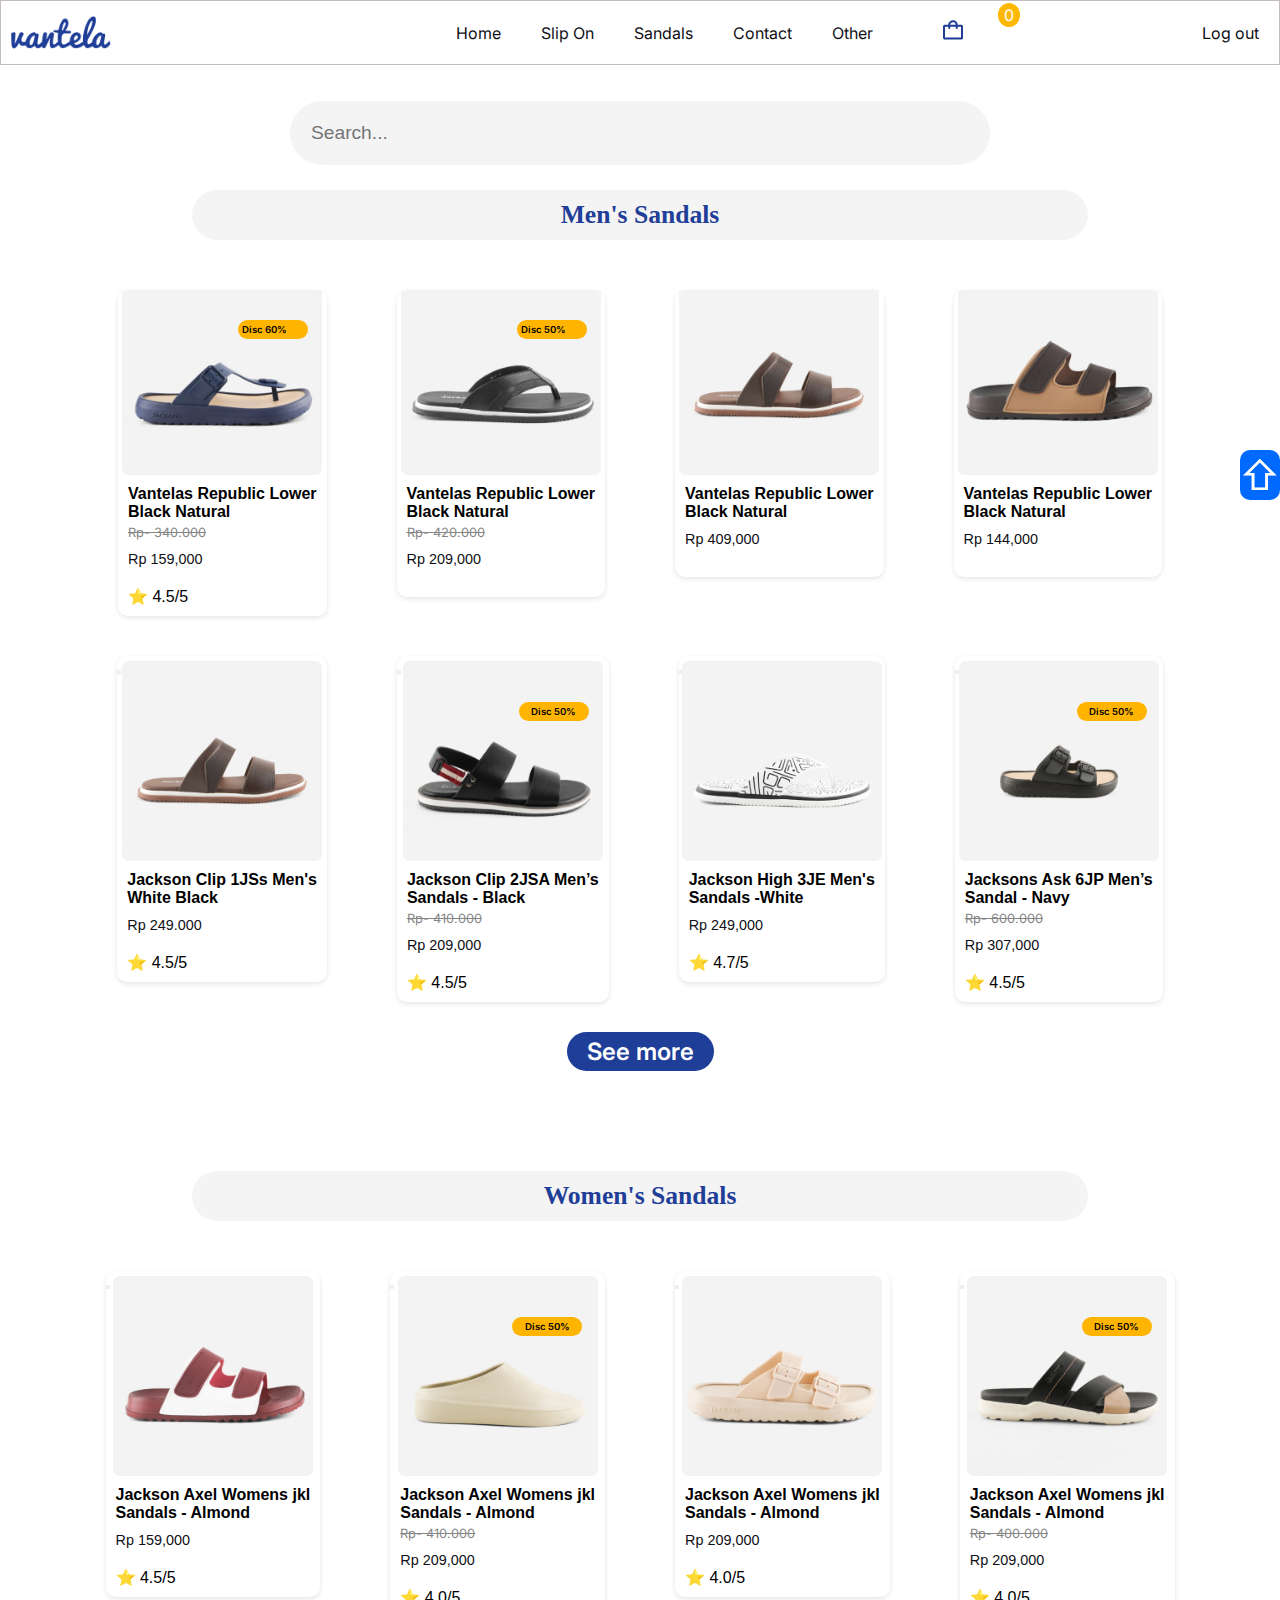
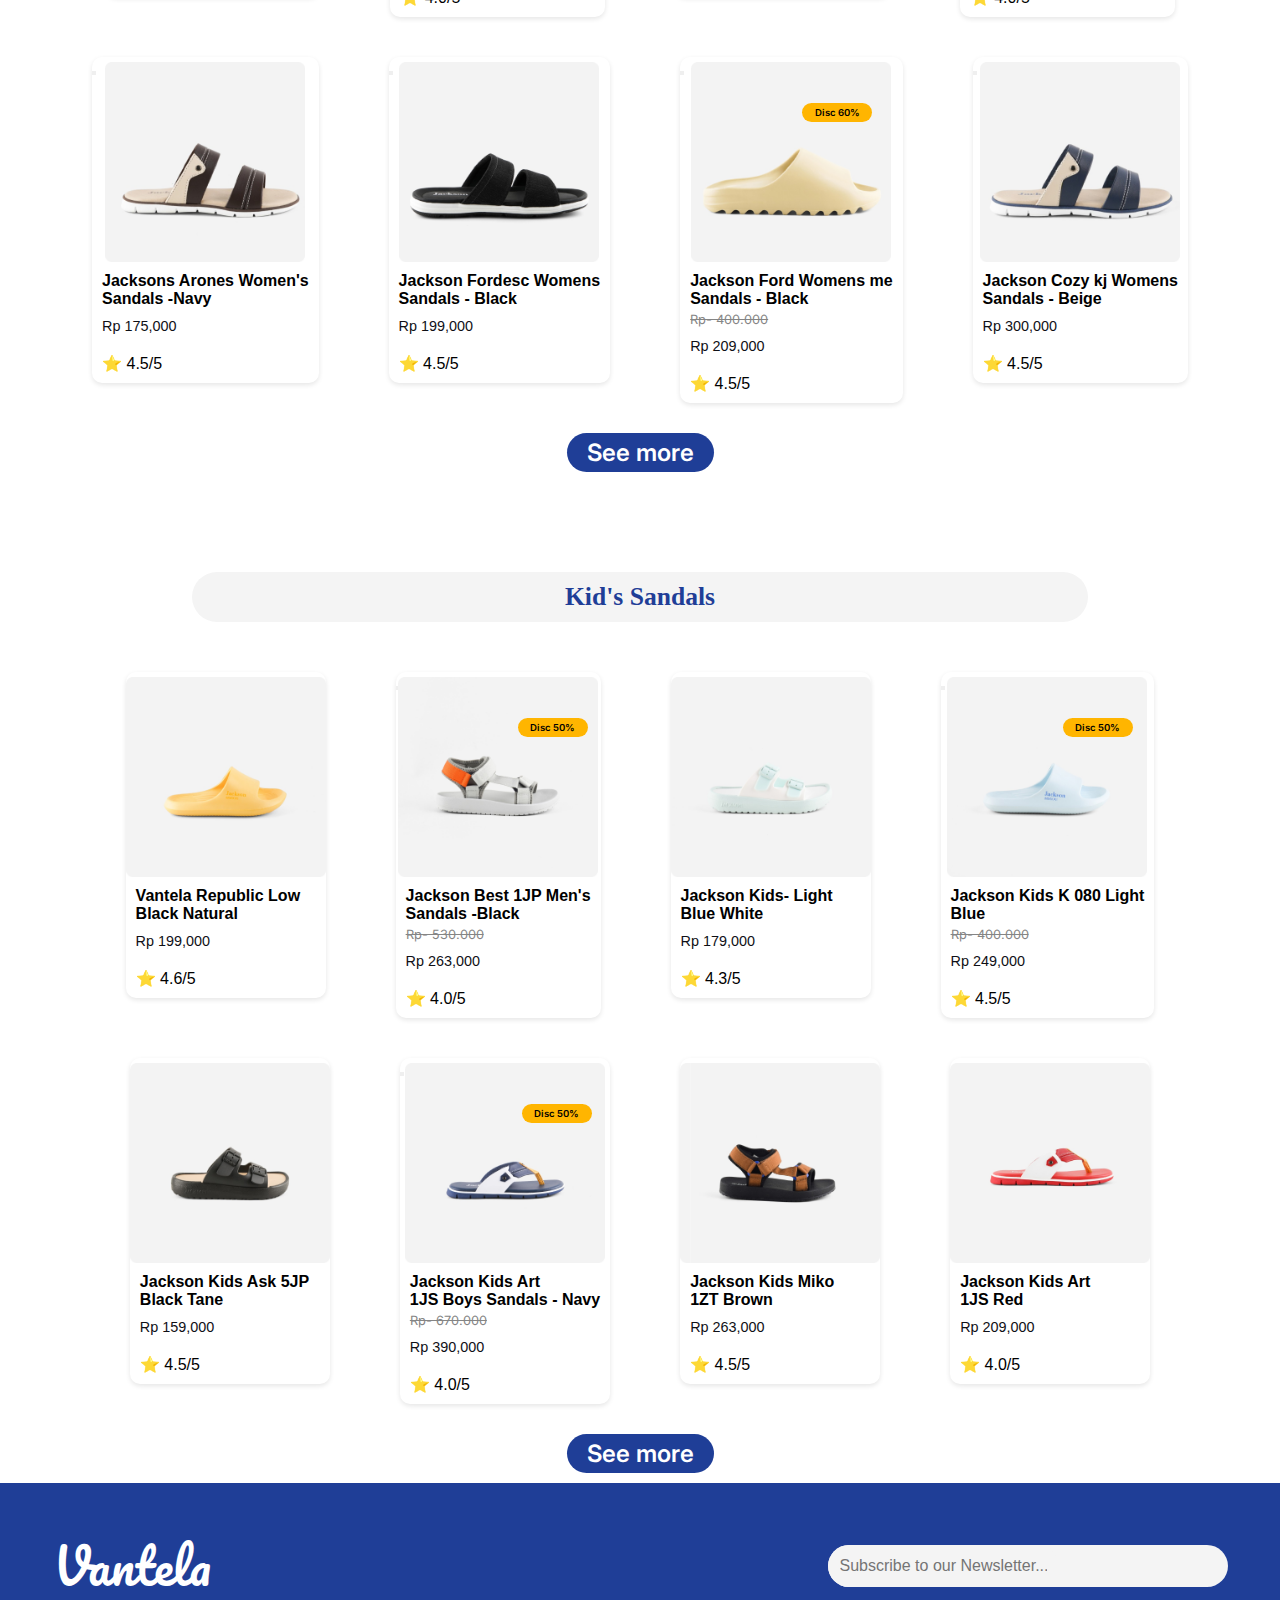
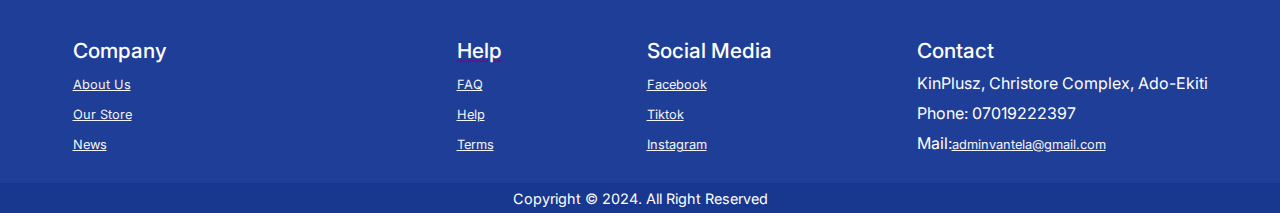
<file: signSandals.html>
<!DOCTYPE html>
<html lang="en">
<head>
    <meta charset="UTF-8">
    <meta name="viewport" content="width=device-width, initial-scale=1.0">
    <link rel="stylesheet" href="https://cdnjs.cloudflare.com/ajax/libs/font-awesome/6.7.1/css/all.min.css" integrity="sha512-5Hs3dF2AEPkpNAR7UiOHba+lRSJNeM2ECkwxUIxC1Q/FLycGTbNapWXB4tP889k5T5Ju8fs4b1P5z/iB4nMfSQ==" crossorigin="anonymous" referrerpolicy="no-referrer" />
    <link rel="preconnect" href="https://fonts.googleapis.com">
    <link rel="preconnect" href="https://fonts.gstatic.com" crossorigin>
    <link href="https://fonts.googleapis.com/css2?family=Playwrite+AU+SA+Guides&display=swap" rel="stylesheet"> 
    <link href="https://api.fontshare.com/v2/css?f[]=neco@401&display=swap" rel="stylesheet">
    <link rel="preconnect" href="https://fonts.googleapis.com">
    <link rel="preconnect" href="https://fonts.gstatic.com" crossorigin>
    <link href="https://fonts.googleapis.com/css2?family=Pacifico&family=Playwrite+AU+SA+Guides&display=swap" rel="stylesheet">
    <link href="https://fonts.googleapis.com/css2?family=Inter:ital,opsz,wght@0,14..32,100..900;1,14..32,100..900&display=swap" rel="stylesheet">
    <title>Home</title>
    <link rel="stylesheet" href="style.css">
    
    <title>Document</title>
</head>
<body>
    <nav>
        <img src="images/vantela.png" alt="" width="100px" class="home-link home-links van-logo">
        

         <input type="checkbox" id="sidebar-active">
         <label for="sidebar-active" class="open-sidebar-botton">
             <svg xmlns="http://www.w3.org/2000/svg" height="24px" viewBox="0 -960 960 960" width="24px" fill="#5f6368"><path d="M120-240v-80h720v80H120Zm0-200v-80h720v80H120Zm0-200v-80h720v80H120Z"/></svg>
         </label>
         <label id="overlay" for="sidebar-active"></label>
         <div class="links-container">
             <label for="sidebar-active" class="close-sidebar-botton">
                 <svg xmlns="http://www.w3.org/2000/svg" height="24px" viewBox="0 -960 960 960" width="24px" fill="#5f6368"><path d="m256-200-56-56 224-224-224-224 56-56 224 224 224-224 56 56-224 224 224 224-56 56-224-224-224 224Z"/></svg>
             </label>
 
             <img src="images/vantela.png" alt="" width="100px" class="home-link"> 
             
             <a href="index.html" class="sandals-link">Home</a>
             <a href="#" class="sandals-link">Slip On</a>
             <a href="sandals.html" class="sandals-link"><span >Sandals</span></a>
             <a href="contactform.html">Contact</a>
             <a href="#" class="sandals-link">Other</a>
          
         <div class="icon-div">
            <span class="commenting">
                <i class="fa-regular fa-comment-dots"></i>        
            </span>
           
            <div class="hearts-icon commenting">
                <i class="fa-regular fa-heart"></i>
            </div>
             
             <div class="cart-mobile">
                <div class="cart" id="cart">
                    <span class="cart-icon "><img src="images/Vector2.png" alt="" class="cart-icon-img" width="20"></span>
                    <span class="cart-count" id="cart-count">0</span>
                </div>
            </div>
        
         </div>
    <a href="#" class="sign-btn">Log out</a>

         </div>
     </nav>
 
     <div class="main-search-container">
         <div class="search-container">
         <input type="text" class="search-input" placeholder="Search...">
          <span class="glass"> <i class="fa fa-search"></i></span> 
       </div>
     </div>
 
     <div class="popular-container">
         <p class="mens-text">Men's Sandals</p>
     </div>
 

    <div id="user-cards">
<!-- first box -->
    </div>
<div id="display2">
<!-- 2nd -->
</div>
        <!--MEN'S SANDALS SEE MORE -->
        <div class="seemore-div">
            <button class="see-more-btn">See more <span><i class="fa-solid fa-angle-down"></i></span></button>
        </div>

        <!-- WOMEN'S SANDALS SECTION -->

<div class="popular-container">
    <p class="mens-text">Women's Sandals</p>
</div>

<div id="display3">
<!-- 3th -->
</div>

<div id="display4">
<!-- 4th -->
</div>
    <!--WOMENS SANDALS SEE MORE -->
    <div class="seemore-div">
        <button class="see-more-btn">See more <span><i class="fa-solid fa-angle-down"></i></span></button>
        </div>

        <!-- KID'S SANDALS SECTION -->

<div class="popular-container">
    <p class="mens-text">Kid's Sandals</p>
</div>

<!-- kids sandals -->
 <div id="display5">
<!-- 5th -->
 </div>

 <div id="display6">
<!-- 6th -->
 </div>



     <!--MEN'S SANDALS SEE MORE -->
<div class="seemore-div">
    <button class="see-more-btn">See more <span><i class="fa-solid fa-angle-down"></i></span></button>
    </div>

    
    <footer>
        <div class="footer-logo">
            <p class="vantela-logo">Vantela</p>
            <span class="input-div">
            <input type="email" placeholder="Subscribe to our Newsletter..." class="newsletter-input" required>
            <i class="fa-solid fa-angle-right" id="forward"></i>
            </span>
        </div>
        
    <div class="footer-div">
        <div>
                 <p class="footer-title">Company</p>
                 <p class="footer-text"><a href="">About Us</p>
                 <p class="footer-text"><a href="">Our Store</p>
                 <p class="footer-text"><a href="">News</p>
        </div>
             
            <div >
                <p class="footer-title">Help</p>
                <p class="footer-text"><a href="#">FAQ</a></p>
                <p class="footer-text"><a href="#">Help</a></p>
                <p class="footer-text"><a href="#">Terms</a></p>
        </div>
        <div class="arr-container">
            <div class="up">
             <span class="span-icon">&#8679;</span>
            </div>
            </div>
            <div>
                <p class="footer-title">Social Media</p>
                <p class="footer-text"><a href="#"> <i class="fa-brands fa-facebook" id="icon"></i> Facebook </a></p>
                <p class="footer-text"><a href="#"><i class="fa-brands fa-tiktok" id="icon"></i> Tiktok </a></p>
                <p class="footer-text"><a href="#"><i class="fa-brands fa-instagram" id="icon"></i> Instagram </a></p>
            </div>
        
            <div>
                <p class="footer-title">Contact</p>
                <p class="footer-text">KinPlusz, Christore Complex, Ado-Ekiti</p>
                <p class="footer-text">Phone: 07019222397</p>
                <p class="footer-text">Mail:<a href="mailto:adminvantela@gmail.com">adminvantela@gmail.com</a></p>
            </div>
        </div>
        <div class="copyright">
            <p class="right">Copyright &copy; 2024. All Right Reserved</p>
        </div>
        </footer>
    <script>
    let shoeDetails = [
        {
            id : 9,
            img : "/images/sandal.png",
            productName : 'Vantelas Republic Lower <br> Black Natural',
            disc : 'Disc 60%',
            cancelledPrice : '340.000',
            price : '159,000',
            rating : '⭐ 4.5/5'
        },
        { id : 10,
            img : "/images/sandals6.png",
            productName : 'Vantelas Republic Lower <br> Black Natural',
            disc : 'Disc 50%',
            cancelledPrice : '420.000',
            price :'209,000',
        },
        {
            id : 11,
            img : "/images/sandals13.png",
            productName : 'Vantelas Republic Lower <br> Black Natural',
            price : '409,000',
        },
        {
            id : 12,
            img : "/images/sandals18.png",
            productName : 'Vantelas Republic Lower <br> Black Natural',
            price : '144,000',
        },
        
    ];
    console.log(shoeDetails);
    let shoeCard = document.getElementById('user-cards');
    
    shoeDetails.forEach(shoeDetail => {
        
        const card = document.createElement('div');

        card.innerHTML += `
        
        <div class="shoe-container">

    <div class="first-shoe-container1">
        ${shoeDetail.disc ? `<span class="dis-btn">${shoeDetail.disc}</span>` : ''}
        <div class="shoe2">
            <img src="${shoeDetail.img}" alt="" width="200">
        </div>
        <div class="product-name">
            <p class="name">${shoeDetail.productName}</p>
            <p class="cancel-div">${shoeDetail.cancelledPrice ? `<span class="cancelled-price">Rp- ${shoeDetail.cancelledPrice}</span>` : ''}</p>
            <p class="price">Rp ${shoeDetail.price}</p>
            <p class="rating">   ${shoeDetail.rating ? `<span>${shoeDetail.rating}</span>` : ''}</p>
        </div>
    </div>
</div>
        `

        card.addEventListener('click', ()=>{
            window.open(`productDetails.html?id=${shoeDetail.id}`, '_blank')
        });
let display = document.getElementById('display');
        shoeCard.appendChild(card)
    });


// second line
const secondShoeDetails = [
        {
            id : 13,
            img : "/images/sandals13.png",
            productName : "Jackson Clip 1JSs Men's <br> White Black",
            price : '249.000',
            rating : '⭐ 4.5/5',
        },
        {   id : 14,
            img : "/images/sandals10.png",
            productName : "Jackson Clip 2JSA Men’s <br> Sandals - Black",
            disc : 'Disc 50%',
            cancelledPrice : '410.000',
            price : '209,000',
            rating : '⭐ 4.5/5'
        },
        { id : 15,
            img : "/images/sandals3.png",
            productName :"Jackson High 3JE Men's <br> Sandals -White",

            price : '249,000',
            rating : '⭐ 4.7/5'
        },
        { id : 16,
            img : "/images/sandals5.png",
            disc : 'Disc 50%',
            cancelledPrice : '600.000',
            productName : "Jacksons Ask 6JP Men’s <br> Sandal - Navy",
            price : '307,000',
            rating : '⭐ 4.5/5'
        },
];

let secondShoe = document.getElementById('second-shoe-container');
    
secondShoeDetails.forEach(secondShoeDetail => {
        console.log(secondShoeDetail);
  
        const cards = document.createElement('div');
        let  display2 = document.getElementById('display2');

        cards.innerHTML += `
        
<div class="shoe-container">

    <div class="first-shoe-container1">
        <button >${secondShoeDetail.disc ? `<span class="dis-btn">${secondShoeDetail.disc}</span>` : ''}</button>
        <div class="shoe2">
            <img src="${secondShoeDetail.img}" alt="" width="200">
        </div>
        <div class="product-name">
            <p class="name">${secondShoeDetail.productName}</p>
            <p class="cancel-div">${secondShoeDetail.cancelledPrice ? `<span class="cancelled-price">Rp- ${secondShoeDetail.cancelledPrice}</span>` : ''}</p>
            <p class="price">Rp ${secondShoeDetail.price}</p>
            <p class="rating">   ${secondShoeDetail.rating ? `<span>${secondShoeDetail.rating}</span>` : ''}</p>

        </div>
    </div>
</div>
        `

        cards.addEventListener('click', ()=>{
            window.open(`productDetails.html?id=${secondShoeDetail.id}`, '_blank')
        });
        display2.appendChild(cards)
    });

// WOMEN SECTION

const womenShoe = [
        {
            id : 17,
            img : "/images/sandals2.png",
            productName : "Jackson Axel Womens jkl<br>Sandals - Almond",
            price : '159,000',
            rating : '⭐ 4.5/5',
        },
        {   id : 18,
            img : "/images/sandals7.png",
            productName : "Jackson Axel Womens jkl<br>Sandals - Almond",
            disc : 'Disc 50%',
            cancelledPrice : '410.000',
            price : '209,000',
            rating : '⭐ 4.0/5'
        },
        { id : 19,
            img : "/images/sandals14.png",
            productName : "Jackson Axel Womens jkl<br>Sandals - Almond",
            price : '209,000',
            rating : '⭐ 4.0/5'
        },
        { id : 20,
            img : "/images/sandals19.png",
            productName : "Jackson Axel Womens jkl<br>Sandals - Almond",
            disc : 'Disc 50%',
            cancelledPrice : '400.000',
            price : '209,000',
            rating : '⭐ 4.0/5'
        },
];

    
womenShoe.forEach(womenShoe => {
        console.log(womenShoe);
  
        const cards = document.createElement('div');
        let  display3 = document.getElementById('display3');

        cards.innerHTML += `
        
<div class="shoe-container">

    <div class="first-shoe-container1">
        <button >${womenShoe.disc ? `<span class="dis-btn">${womenShoe.disc}</span>` : ''}</button>
        <div class="shoe2">
            <img src="${womenShoe.img}" alt="" width="200">
        </div>
        <div class="product-name">
            <p class="name">${womenShoe.productName}</p>
            <p class="cancel-div">${womenShoe.cancelledPrice ? `<span class="cancelled-price">Rp- ${womenShoe.cancelledPrice}</span>` : ''}</p>
            <p class="price">Rp ${womenShoe.price}</p>
            <p class="rating">   ${womenShoe.rating ? `<span>${womenShoe.rating}</span>` : ''}</p>

        </div>
    </div>
</div>
        `

        cards.addEventListener('click', ()=>{
            window.open(`productDetails.html?id=${womenShoe.id}`, '_blank')
        });
        display3.appendChild(cards)
    });
const womenSandals = [
        {
            id : 21,
            img : "/images/sandals22.png",
            productName : "Jacksons Arones  Women's <br> Sandals -Navy",
            price : '175,000',
            rating : '⭐ 4.5/5',
        },
        {   id : 22,
            img : "/images/sandals11.png",
            productName : "Jackson Fordesc Womens <br>Sandals - Black",
            price : '199,000',
            rating : '⭐ 4.5/5'
        },
        { id : 23,
            img : "/images/sandals16.png",
            productName : "Jackson Ford Womens me<br> Sandals - Black",
            disc : 'Disc 60%',
            cancelledPrice : '400.000',
            price : '209,000',
            rating : '⭐ 4.5/5'
        },
        { id : 24,
            img : "/images/sandals4.png",
            productName : "Jackson Cozy kj Womens <br>Sandals - Beige",
            price : '300,000',
            rating : '⭐ 4.5/5'
        },
];

// women2

    
womenSandals.forEach(womenSandal => {
        console.log(womenSandal);
  
        const cards = document.createElement('div');
        let  display4 = document.getElementById('display4');

        cards.innerHTML += `
        
<div class="shoe-container">

    <div class="first-shoe-container1">
        <button >${womenSandal.disc ? `<span class="dis-btn">${womenSandal.disc}</span>` : ''}</button>
        <div class="shoe2">
            <img src="${womenSandal.img}" alt="" width="200">
        </div>
        <div class="product-name">
            <p class="name">${womenSandal.productName}</p>
            <p class="cancel-div">${womenSandal.cancelledPrice ? `<span class="cancelled-price">Rp- ${womenSandal.cancelledPrice}</span>` : ''}</p>
            <p class="price">Rp ${womenSandal.price}</p>
            <p class="rating">   ${womenSandal.rating ? `<span>${womenSandal.rating}</span>` : ''}</p>

        </div>
    </div>
</div>
        `

        cards.addEventListener('click', ()=>{
            window.open(`productDetails.html?id=${womenSandal.id}`, '_blank')
        });
        display4.appendChild(cards)
    });


    // FOR KID SHOE
const kidSandals = [
        {
            id : 25,
            img : "/images/sandals9.png",
            productName : 'Vantela Republic Low<br> Black Natural',
            price : '199,000',
            rating : '⭐ 4.6/5',
        },
        {   id : 26,
            img : "/images/sandals8.png",
            productName : "Jackson Best 1JP Men's <br> Sandals -Black",
            disc : 'Disc 50%',
            cancelledPrice : '530.000',
            price : '263,000',
            rating : '⭐ 4.0/5'
        },
        { id : 27,
            img : "/images/sandals15.png",
            productName : 'Jackson Kids- Light <br> Blue White',
            price : '179,000',
            rating : '⭐ 4.3/5'
        },
        { id : 28,
            img : "/images/sandals20.png",
            disc : 'Disc 50%',
            productName : 'Jackson Kids K 080  Light <br> Blue',
            cancelledPrice : '400.000',
            price : '249,000',
            rating : '⭐ 4.5/5'
        },
];

// let womenShoes = document.getElementById('second-shoe-container');
    
kidSandals.forEach(kidSandals => {
        console.log(kidSandals);
  
        const cards = document.createElement('div');
        let  display5 = document.getElementById('display5');

        cards.innerHTML += `
        
<div class="shoe-container">

    <div class="first-shoe-container1">
        <button >${kidSandals.disc ? `<span class="dis-btn">${kidSandals.disc}</span>` : ''}</button>
        <div class="shoe2">
            <img src="${kidSandals.img}" alt="" width="200">
        </div>
        <div class="product-name">
            <p class="name">${kidSandals.productName}</p>
            <p class="cancel-div">${kidSandals.cancelledPrice ? `<span class="cancelled-price">Rp- ${kidSandals.cancelledPrice}</span>` : ''}</p>
            <p class="price">Rp ${kidSandals.price}</p>
            <p class="rating">${kidSandals.rating}</p>

        </div>
    </div>
</div>
        `

        cards.addEventListener('click', ()=>{
            window.open(`productDetails.html?id=${kidSandals.id}`, '_blank')
        });
        display5.appendChild(cards)
    });


    // KID SANDALS 2
const secondKidSandals = [
        {
            id : 29,
            img : "/images/sandals5.png",
            productName : 'Jackson Kids Ask 5JP <br> Black Tane',
            price : '159,000',
            rating : '⭐ 4.5/5',
        },
        {   id : 30,
            img : "/images/sandals12.png",
            disc : 'Disc 50%',
            productName : 'Jackson Kids Art <br> 1JS Boys Sandals - Navy',
            cancelledPrice : '670.000',
            price : '390,000',
            rating : '⭐ 4.0/5'
        },
        { id : 31,
            img : "/images/sandals17.png",
            productName : 'Jackson Kids Miko <br> 1ZT Brown',
            price : '263,000',
            rating : '⭐ 4.5/5'
        },
        { id : 32,
            img : "/images/sandals23.png",
            productName : 'Jackson Kids Art <br> 1JS Red',
            price : '209,000',
            rating : '⭐ 4.0/5'
        },
];

// kids sandal 2

    
secondKidSandals.forEach(secondKidSandal => {
        console.log(secondKidSandal);
  
        const cards = document.createElement('div');
        let  display6 = document.getElementById('display6');

        cards.innerHTML += `
        
<div class="shoe-container">

    <div class="first-shoe-container1">
        <button >${secondKidSandal.disc ? `<span class="dis-btn">${secondKidSandal.disc}</span>` : ''}</button>
        <div class="shoe2">
            <img src="${secondKidSandal.img}" alt="" width="200">
        </div>
        <div class="product-name">
            <p class="name">${secondKidSandal.productName}</p>
            <p class="cancel-div">${secondKidSandal.cancelledPrice ? `<span class="cancelled-price">Rp- ${secondKidSandal.cancelledPrice}</span>` : ''}</p>
            <p class="price">Rp ${secondKidSandal.price}</p>
            <p class="rating">${secondKidSandal.rating}</p>

        </div>
    </div>
</div>
        `

        cards.addEventListener('click', ()=>{
            window.open(`productDetails.html?id=${secondKidSandal.id}`, '_blank')
        });
        display6.appendChild(cards)
    });
    let returnUp = document.querySelector('.up')

window.addEventListener('scroll', ()=>{
    if(window.scrollY > 2000){
        returnUp.style.display = 'block';
    }else{
        returnUp.style.display = 'none'
   
    }
    console.log(window.scrollY);
    
});

returnUp.addEventListener('click', ()=>{
    window.scrollTo({
        top:20,
        behavior: 'smooth'
    });
});
</script>
</body>
</html>
</file>
<file: style.css>
@import url("https://fonts.googleapis.com/css2?family=Fraunces:ital,opsz,wght@0,9..144,100..900;1,9..144,100..900&family=Inter:ital,opsz,wght@0,14..32,100..900;1,14..32,100..900&family=Raleway:ital,wght@0,100..900;1,100..900&display=swap");
*{
    margin: 0;
    padding: 0;
  }
  
  :root{
    /* NAV VARIABLES */
  
    --color-1:#0f1016;
    --text-color:#f0f0f0;
    --accent-color:#006aff;
    --back-color:#DBEAFF;
    --btn-color:#007bff;
  
    /* DESKTOP VARIABLEA */
  
    --Gray1:#F1F1F1;
    --gray2:#F3F3F3;
    --gray3:#F4F4F4;
    --blue:#1F3E97;
    --Deep-Blue: #18378F;
    --red:#EA1C0F;
    --Gray-Text:#858585;
    --Yellow:#FFB500;
    --cart-yellow:#FFB800;
    --green1:#06A73D;
    --green2:#07892F;
    --white:#FFFFFF;
  
    /* MOBILE VARIABLES */
  
    --Gray-mobile:#F7F6FE;
    --White-mobile: #FEFEFE;
    --Light-Blue: linear gradient (to right, #EBF5FE, #F6FAFF);


    --color-1: #0f1016;
    --text-color: #f0f0f0;
    --accent-color: #006aff;
    --back-color: #dbeaff;
    --btn-color: #007bff;
  
    --Gray1: #f1f1f1;
    --gray2: #f3f3f3;
    --gray3: #f4f4f4;
    --blue: #1f3e97;
    --Deep-Blue: #18378f;
    --red: #ea1c0f;
    --Gray-Text: #858585;
    --Yellow: #ffb500;
    --green1: #06a73d;
    --green2: #07892f;
    --white: #ffffff;
  
    /* MOBILE VARIABLES */
  
    --Gray-mobile: #f7f6fe;
    --White-mobile: #fefefe;
    --Light-Blue: linear gradient (to right, #ebf5fe, #f6faff);
  }
  .pacifico-regular {
    font-family: "Pacifico", serif;
    font-weight: 400;
    font-style: normal;
  }
  html{
    font-size: 12pt;
    font-family: inter;
    background-color: var(--white);
  }
  
  /* NAVIGATION BAR */
  
  nav{
    padding: 5px 0;
    transition: all 1s;
    background-color: var(--back-color);
    display: flex;
    justify-content: flex-end;
    align-items: center;
    border: 1px solid rgb(198, 190, 190);
    background-color: var(--white);
    width: 100%;
    position:fixed;
    z-index: 2;
  }
  
  .links-container{
    height: 100%;
    width: 100%;
    display: flex;
    flex-direction: row;
    align-items: center;
  }
  
  nav a{
    height: 100%;
    padding: 10px 20px;
    align-items: center;
    text-decoration: none;
    color: var(--color-1);  
    transition: all .5s;          
  }
  
  nav a:hover{
    background-color: var(--accent-color);
    color: var(--white);
  }
  
  nav .home-link{
    margin: 10px;
    margin-right:auto;
    cursor: pointer;
    display: block;
    visibility: hidden;
  }
  
  nav .home-links{
    visibility:visible ;
  }
  
  nav svg{
    fill: var(--color-1);
  }
  .van-logo:hover{
    background-color: var(--back-color);
  }
  .vectors:hover{
    background-color: var(--blue);
    z-index: 1;
  }
  .vectors-cart:hover{
    background-color: var(--blue);
    z-index: 1;
  }
  .commenting{
    font-size: 30px;
    color:var(--blue);
  }
  #sidebar-active{
    display: none;
  }
.open-sidebar-botton, .close-sidebar-botton{
    display: none;
  }
  #cart-count{
    background-color: var(--cart-yellow);
    margin-left: 30px;
}
@media (max-width:799px) {
  #cart-count{
    background-color: var(--cart-yellow);
    margin-top: 100px;
  }
}
  .icon-div{
    display: flex;
    margin-right:auto ;
    gap: 20px;
    cursor: pointer;
  }
  .sign-up-btn{
    background-color: var(--blue);
    padding: 5px;
    border-radius: 20px;
    border: none;
    cursor: pointer;
    color: var(--white);
  }
  .sign-up-btn:hover{
    background-color: transparent;
    transition: all .5s;
    border: 1px solid;
    color: var(--blue);
  }
  .sign-in-btn:hover{
    background-color: var(--blue);
    transition: all .5s;
    border: 1px solid;
    color: var(--white);
  }
  .sign-in-btn{
    background-color: var(--white);
    padding: 5px;
    border-radius: 20px;
    border: 1px solid;
    cursor: pointer;
  }

  @media (max-width:799px) {
  .links-container{
    flex-direction: column;
    align-items: flex-start;
    position: fixed;
    top: 0;
    right: -100%;
    z-index: 10;
    width: 50%;
    background-color: var(--back-color);
    box-shadow: -5px 0 5px rgba(0, 0, 0, 0.25);
    transition: 0.75s ease-out;
    
  }
  .vectors{
    width: 30px;
  }
 .ahmad img{
  margin-left: -30px;
}
  nav a{
    box-sizing: border-box;
    height: auto;
    width: 100%;
    padding: 20px 30px;
    justify-content: flex-start;
  }
  .open-sidebar-botton, .close-sidebar-botton{
    padding: 20px;
    display: block;
  }
  #sidebar-active:checked ~ .links-container{
    right: 0;
  }
  #sidebar-active:checked ~ #overlay{
    background-color: rgba(0, 0, 0, 0.1);
    height: 100%;
    width: 100%;
    position: fixed;
    top: 0;
    left: 0;
    z-index: 9;
  }
  
  nav .home-link{
    visibility: visible;
  }
  
  .icon-div{
    flex-direction: column;
    margin: 20px;
  }
  .sign-btn{
    flex-direction: column;
    margin: 20px;
    display: flex;
    gap: 10px;
    margin-top: -10px;
  }
  }
  
  /* Search */
  .main-search-container{
    border: 1px solid var(--white);
    height: 90px;
    margin: 20px 0;
    margin-top: 0px;
    background-color: var(--white);
  }
  
  .search-container {
    display: flex;
    align-items: center;
    max-width: 700px;
    margin: 0 auto;
    margin-top: 60px;
    padding: 10px;
    border: 1px solid var(--gray3);
    border-radius: 40px;
    background-color: var(--gray3);
    position: relative;
    margin-top: 100px;
  }
  .glass{
    font-size: 30px;
    cursor: pointer;
  }
  .search-input {
    flex: 1; 
    border: none;
    padding: 10px;
    font-size: 1.2rem;
    color: var(--Gray-Text);
    border-radius: 25px;
    outline: none;  
    background-color: var(--gray3);
  }
  
  @media (max-width: 800px) {
  .search-container {
    padding: 5px;
    max-width: 100%; 
    border-radius: 40px;
    padding: 10px ;
    width: 90%;
  }
  
  .search-input {
    border-radius: 10px 10px 0 0;
    width: 100%;
    margin-bottom: 5px;
  }
  }
  
  
  .bannerDisplay-container{
    padding: 30px 40px;
    margin-top: 100px;
    background-color: var(--gray2);
  }
  .inner-first-display{
    margin: 0 auto;
  }

  .text2{
    color: var(--Yellow);
    font-family: inter;
    font-size: 2rem;
    font-weight: 600;
    margin: 10px 0;
    margin-top: -20px;
  }
  .shopnow{
    color: var(--white);
    background-color: var(--blue);
    border: none;
    border-radius: 30px;
    height: 35.12px;
    cursor: pointer;
    margin-top: 40px;
    width: 100px;
  }
  .text4{
    font-size: 6rem;
    font-weight: 400;
    font-family: Pacifico;
    color: var(--blue);
  }
  @media (max-width:450px) {
    .text4 {
    font-size: 4rem;
  
  }
  }
  
  .natural{
    font-weight: 400;
  }
  
  .text3{
    font-size: 1rem;
    font-weight: 400;
    font-family: inter;
    color: var(--color-1);
    line-height: 20px;
  }
  
  .inner-first-display{
    margin: 0 auto;
  }
  
  @media (max-width:800px) {
  .first-display{
    flex-direction: column;
  }
  
  .vantela1-logo{
    margin: 0 auto;
  }
  
  .text4{
    text-align: center;
  }
  
  .shopnow{
    font-size: 1rem;
    text-align: center;
    align-items: center;
    display: flex;
    justify-content: center;
    width: 50%;
    padding: 20px;
    margin: 0 auto;
    margin-top:40px ;
  }
  .shoe-btn{
    flex-direction: column;
  }
  .tim{
    position: relative;
  }
  .timberland{
    margin: 0 auto;
    margin-top: 0px;
    right: 60px;
    width: 100%;
  
  }
  .sign-btn{
    display: flex;
  }
  .sign-up-btn{
    width: 60px;
  }
  }
  .shoe-btn{
    display: flex;
    justify-content: space-between;
    width: 100%;
  }
  
  .shopnow:hover{
    background-color: transparent;
    border: 1px solid #000;
    transition: .5s;
    color: var(--color-1);
    font-weight: 600;
  }
  .text1{
    text-align:left;
    color: var(--blue);
    font-size: 1.5rem;
    font-weight: 600;
    font-family: 'Neco', serif;
  }
  .popular-container{
    /* max-width: 80%; */
    width: 70%;
    margin: 30px auto;
    background-color: var(--gray3);
    border-radius: 40px;
    padding: 10px;
    margin-top: 100px;
  }
  .juniorseries{
    width: 100%;
    margin: 0 auto;
    width: 80%;
  }
/* SANDALS */

.mens-text{
    text-align:left;
    color: var(--blue);
    font-size: 1.6rem;
    font-weight: 600;
    font-family: 'Neco', serif;
    text-align: center;
  }
  .see-more-btn{
    background-color: var(--blue);
    padding: 5px 20px;
    font-size: 1.5rem;
    color: var(--white);
    font-family: inter;
    font-weight: 600;
    border-radius: 40px;
    border: none;
    cursor: pointer;
    user-select: none;
  }
  
  .see-more-btn:hover{
    background-color: var(--back-color);
    border: 1px solid var(--color-1);
    transition: all .5s;
  }
  
  .seemore-div{
    margin: 10px auto;
    display: flex;
    justify-content: center;
  }  

/* cards */
.main-container{
    width: 100%;
}
.shoe1{
display: flex;
justify-content: center;
overflow: hidden;
}

.shoe1 img{
transition: transform 0.3s ease, box-shadow 0.3s ease;
}
.shoe1 img:hover{
transform: scale(1.1);
}
.shoe2{
display: flex;
justify-content: center;
overflow: hidden;
margin-top: -15px;
}

.shoe2 img{
transition: transform 0.3s ease, box-shadow 0.3s ease;
}
.shoe2 img:hover{
transform: scale(1.1);
}

.shoe-container {
display: flex;
flex-wrap: wrap;
gap: 30px;
justify-content: center;
padding: 16px; 
padding: 20px;
}
.first-shoe-container1{
  box-shadow: 0 4px 8px rgba(0, 0, 0, 0.1);
  border-radius: 10px;
  box-shadow: 0 2px 5px rgba(0, 0, 0, 0.1);
    transition: box-shadow 0.3s ease;
    overflow: hidden;

}
.product-name{
list-style-type: none;
display: flex;
flex-direction: column;
}
.name{
font-family: Arial, Helvetica, sans-serif;
font-weight: 600;
margin: 10px;
margin-bottom: -10px;
}
.price{
font-weight: 400;
font-size: 0.9rem;
color: var(--color-1);
margin: 10px ;
font-family: Arial, Helvetica, sans-serif;
}

.rating{
margin: 10px;
margin-top: 10px;
font-family: Arial, Helvetica, sans-serif;
} 
#user-cards{
    display: flex;
    justify-content: center;
    gap: 30px;
    flex-wrap: wrap;
}

/* second container */
#display2{
display: flex;
justify-content: center;
    gap: 30px;
    flex-wrap: wrap;
}

.main-container{
    width: 100%;
}
.shoe1{
display: flex;
justify-content: center;
overflow: hidden;
}

.shoe1 img{
transition: transform 0.3s ease, box-shadow 0.3s ease;
}
.shoe1 img:hover{
transform: scale(1.1);
}

.product-name{
list-style-type: none;
display: flex;
flex-direction: column;
}
.name{
font-family: Arial, Helvetica, sans-serif;
font-weight: 600;
margin: 10px;
margin-bottom: -10px;
}
.rating{
margin: 10px;
margin-top: 10px;
font-family: Arial, Helvetica, sans-serif;
} 
#user-cards{
    display: flex;
    justify-content: center;
    gap: 30px;
    flex-wrap: wrap;
}

#display2{
display: flex;
justify-content: center;
    gap: 30px;
    flex-wrap: wrap;
}        
.up{
  background-color: var(--accent-color);
  height: 50px;
  width: 40px;
  font-size: 40px;
  display: grid;
  position: absolute;
  justify-content: center;
  border-radius: 10px;
  color: #fff;
  cursor: pointer;
  display: flex;
  align-items: center;
}
.arr-container{
  display: flex;
  justify-content: flex-end;
  position: fixed;
  top: 450px;
  right: 0;
  z-index: 2;
}
.up:hover{
  background-color: darkgrey;
  transition: all .5s;
}
#spin{
  width: 50%;
  margin: 0 auto;
  display: flex;
  justify-content: center;
  align-items: center;
  margin-top: 30px;
  color: var(--accent-color);
  font-size: 20px;
}
.span-icon{
  margin: 7px;
}
#display3{
display: flex;
justify-content: center;
    gap: 30px;
    flex-wrap: wrap;
}     
#display4{
display: flex;
justify-content: center;
    gap: 30px;
    flex-wrap: wrap;
}
#display5{
display: flex;
justify-content: center;
    gap: 30px;
    flex-wrap: wrap;
}
#display6{
display: flex;
justify-content: center;
    gap: 30px;
    flex-wrap: wrap;
}


/* sandals */
#user-cards{
    display: flex;
    justify-content: center;
    gap: 30px;
    flex-wrap: wrap;
}

#display2{
display: flex;
justify-content: center;
    gap: 30px;
    flex-wrap: wrap;
}        

#display3{
display: flex;
justify-content: center;
    gap: 30px;
    flex-wrap: wrap;
}     
#display4{
display: flex;
justify-content: center;
    gap: 30px;
    flex-wrap: wrap;
}
#display5{
display: flex;
justify-content: center;
    gap: 30px;
    flex-wrap: wrap;
}
#display6{
display: flex;
justify-content: center;
    gap: 30px;
    flex-wrap: wrap;
}

.dis-btn{
  position: absolute;
  margin-left: 120px;
  margin-top: 30px;
  background-color: var(--Yellow);
  border-radius: 20px;
  border: none;
  width: 70px;
  padding: 4px;
  font-size: 0.6rem;
  font-family: inter;
  font-weight: 600;
  z-index: 1;
}
/* PRODUCT DETAILS */

.main-container{
  width: 100%;
}
.shoe1-card{
display: flex;
justify-content: center;
overflow: hidden;
box-shadow: 0 4px 8px rgba(0, 0, 0, 0.3);
border-radius: 10px;
padding: 40px;
}

.shoe1-card img{
transition: transform 0.3s ease, box-shadow 0.3s ease;
}
.shoe1-card img:hover{
transform: scale(1.1);
}


.ratings{
margin: 10px;
margin-top: -10px;
font-family: Arial, Helvetica, sans-serif;
} 
#user-cards{
  display: flex;
  justify-content: center;
  gap: 30px;
  flex-wrap: wrap;
}


.product {
  margin: 20px;
  display: flex;
  gap: 30px;
}
@media (max-width:700px) {
  .product{
    flex-direction: column;
  }
  .size-txt{
    text-align: center;
  }
}
.add-to-cart-btn {
  padding: 10px 20px;
  background-color: white;
  border: 1px solid var(--blue);
  color: var(--blue);
  cursor: pointer;
  border-radius: 40px;
  width: 190px;
}
.add-to-cart-btn:hover {
  background-color:royalblue;
  border: 1px solid;
  color: white;
  transition: all .5s;
}
.buy-now-btns-carts{
  padding: 10px 20px;
  background-color: var(--blue);
  color: white;
  border: none;
  cursor: pointer;
  font-size: 20px;
  font-weight: 600;
  border-radius: 40px;
  width: 100%;
}
.buy-now-btns-carts:hover{
  background-color: white;
  border: 1px solid var(--blue);
  color: black;
  transition: all .5s;
}
@media (max-width:700px) {
  .remove-from-cart-btn{
    width: 45%;
    margin: 0 auto;
  }
  .add-to-cart-btn{
    margin: 0 auto;
  }
  .btns-carts{
    width: 45%;
    margin: 0 auto;
  }
  .carts-message{
    margin: 0 auto;
  }
}
.remove-from-cart-btn {
  background-color: #dc3545;
  cursor: pointer;
  padding: 10px 20px;
  color: white;
  border: none;
  border-radius: 40px;
}
.remove-from-cart-btn:hover {
  background-color: transparent;
  border: 1px solid #dc3545;
  color: black;
  transition: all .5s;
}
#shoe-details{
margin-top: 100px;
position: absolute;
padding: 20px 0;

}

nav .cart-mobile{
  margin: 10px;
  margin-right:auto;
  cursor: pointer;
  visibility: visible;
}


@media (max-width:700px) {
  nav .cart-mobile{
    visibility:visible ;
  }
  
  .cart-section{
    flex-direction: column;
  }
}
.cart-section{
display: flex;
gap:10px;
cursor: pointer;
margin-bottom: 20px;
margin-top: 20px;
}
.main-price{
font-size: 30px;
}
.product-details-name{
font-size: 30px;
}
.buttonSize {
padding: 10px 20px;
margin: 5px;
border: none;
cursor: pointer;
background-color: lightgray; 
}
.cancelled-price{
  margin: 10px;
  font-weight: 400;
font-size: 0.8rem;
color: var(--Gray-Text);
margin: 10px ;
text-decoration: line-through;
}
.cancelled-price-cart{
  font-size: 1rem;
  font-weight: 400;
  color: var(--Gray-Text);
  text-decoration: line-through;

}
.cancel-div{
  margin-top: 10px;
}
.description{
  margin: 20px;
  color: rgb(55, 54, 54);
}
.active {
color: #fff;
background-color: rgb(241, 143, 15);
}
.share-heart{
display: flex;
gap: 20px;
justify-content: end;
font-size: 30px;
color: #000;
}
.share-heart:nth-child(1) :hover{
  color: var(--Yellow);
  cursor: pointer;
}
#share-icon{

}
.cart-icon {
  font-size: 20px;
  margin-right: 5px;
}
.cart-count {
  position: absolute;
  top: 2px;
  background-color: var(--cart-yellow);
  color: white;
  border-radius: 50%;
  padding: 2px 6px;
  /* font-size: 12px; */
}
.cart-counter{
  position: absolute;
  top: 2px;
  background-color: var(--cart-yellow);
  color: white;
  border-radius: 50%;
  padding: 2px 6px;
}
.cart-counters{
  position: absolute;
  top: 2px;
  background-color: var(--cart-yellow);
  color: white;
  border-radius: 50%;
  padding: 2px 6px;
}

@media (max-width:799px) {
  .cart-count{
    position: absolute; 
  top: 530px; 
}
.cart-counter{
  position: absolute; 
  top: 470px; 
}
  #cart-counts{
    position: absolute; 
  /* top: 530px;  */
}
.cart-counters{
  position: absolute; 
  top: 470px; 
}
}
.ahmad{
  margin-left: 30px;
  
}
  footer{
    background-color: var(--blue);
  }
  
  .footer-logo{
    display: flex;
    justify-content: space-around;
  }
  
  .vantela-logo{
    margin-right: 40%;
    font-family: Pacifico;
    font-size: 3rem;
    font-weight: 400px;
    color: var(--white);
    margin-top: 40px;
  }
  
  .newsletter-input{
    background-color: var(--gray3);
    border: none;
    padding: 12px;
    font-size: 16px;
    border-radius: 40px;
    outline: none;
    transition: border-color 0.3s ease;
  }
  
  .input-div{
    align-items: center;
    display: flex;
    position: relative;
    border-radius: 40px;
    background-color: var(--gray3);
    width: 400px;
    margin-top: 40px;
  }
  .footer-div{
    display: flex;
    justify-content: space-around;
  }
  .footer-logo{
    display: flex;
    align-items: center;
  }
  .footer-text a{
    color: var(--gray3);
    font-family: inter;
    font-size: 0.8rem;
  }
  
  .footer-text{
    color: var(--white);
    font-family: inter;
    margin-top: 10px;
  }
  
  .footer-title{
    color: var(--white);
    font-family: inter;
    font-size: 1.3rem;
    font-weight: 500;
    margin-top: 30px;
  }
  
  #forward{
    color: var(--blue);
    margin-left: 40%;
    right: 30px;
    position: absolute; 
    cursor: pointer;
  }
  #forward:hover{
    color: brown;
  }
  #icon{
    color: var(--white);
  }
  
  @media (max-width:768px) {
  .footer-logo{
    flex-direction: column;
    margin: 30px
  }
  .footer-div{
    flex-direction: column;
    margin: 30px;
  }
  }
  
  @media (max-width:450px) {
  .input-div{
    width: 300px;
  }
  }
  .copyright{
    text-align: center;
    background-color: var(--Deep-Blue);
    color: var(--white);
    font-size: 0.9rem;
    margin-top: 30px;
    height: 30px;
    display: flex;
    justify-content: center;
    align-items: center;
  }
  
  
/*CONTACT FORM  */


* {
  box-sizing: border-box;
  margin: 0;
  padding: 0;
}

.mynavbar{
  display: flex;
  padding: 5px;
  width: 100%;
  justify-content: flex-end;
  background-color: #F1F1F1;
}
.nav-container{
  display: flex;
  padding: 5px;
  font-weight: 400;
  text-decoration: none;

}

.mynavbar div {
  margin-right: 0.5rem;
}
.vertical-line {
  border-left: 2px solid rgb(154, 149, 149);
  height: 1.1rem;
}
.mynavbar a {
  text-decoration: none;
  color: gray;
  font-family: Inter;
  font-size: 0.75rem;
}

header {
  width: 78.2rem;
  height: 7.5rem;
  background-color: rgba(255, 255, 255, 1);
  display: flex;
  align-items: center;
  justify-content: space-between;
}

.menu-icon {
  display: none;
}

svg {
  width: 24px;
}
.header-icons {
  display: flex;
  align-items: center;
  justify-content: space-between;
  gap: 0.9rem;
  margin-top: 20px;
}
.header-container{
  width: 100%;
}
.logovanila{
  /* margin-top: 30px; */
  display: flex;
  align-items: center;
  margin: 50px ;
}
.heading {
  font-family: Inter;
  font-size: 2rem; 
  font-weight: 500;
  line-height: 2.4rem;
  color: rgba(70, 70, 70, 1);
  margin: 0px ;
  position: relative;
  left: 170px;
  width: 200px;
}


.input-fill {
  margin: 20px 0px 0px 167px;
  display: flex;
  gap: 1.9rem;
}
.email-input{
}
#fullname{
  width: 250px;
  outline: none;
}
.asterisk {
  color: red;
  font-size: 0.7rem;
}

.input-con {
  width: 18.7rem;
  height: 2.4rem;
  background-color: rgba(241, 241, 241, 1);
  padding: 15px;
  font-size: 0.8rem;
  border-radius: 7px;
  border: none;
  outline: none;

}

.message {
  margin: 20px 0px 0px 167px;
}

.label-div {
  font-family: inter;
  font-size: 0.8rem;
  font-weight: 800;
  color: rgba(31, 62, 151, 1);
}
.email-input{
  width: 250px;
}

.message textarea {
  margin-bottom: 10px;
  width: 510px;
  height: 10rem;
  padding: 10px;
  border: none;
  border-radius: 7px;
  background-color: rgba(241, 241, 241, 1);
  font-family: Inter;
  font-size: 0.8rem;
  resize: none;
  outline: none;

}

.security-code {
  margin: 1.2rem 0 0.8rem 11rem;
  font-size: 0.8rem;
}

#security {
  margin: 10px 0px 12px 167px;
  width: 7.5rem;
  height: 50px;
  /* border: 15px solid rgba(241, 241, 241, 1); */
  background-color: white;
}

#security {
  background-color: rgba(241, 241, 241, 1);
  font-size: 1.5rem;
  font-weight: 900;
  color: black;
  padding: 1rem;
  width: 9rem;
}

.empty {
  margin: 0.6rem 0 1.9rem 10rem;
  width: 10rem;
  font-size: 1rem;
  font-weight: 900;
  color: black;
  padding: 1rem;
  width: 9rem;
}

.submit-btn {
  color: white;
  background-color: rgba(31, 62, 151, 1);
  border-radius: 5px;
  border: none;
  padding: 10px 13px 10px 13px;
  font-size: 0.8rem;
  font-weight: 600;
}


footer{
  background-color: var(--blue);
}

.footer-logo{
  display: flex;
  justify-content: space-around;
}

.vantela-logo{
  margin-right: 40%;
  font-family: Pacifico;
  font-size: 3rem;
  font-weight: 400px;
  color: var(--white);
  margin-top: 40px;
}

.newsletter-input{
  background-color: var(--gray3);
  border: none;
  padding: 12px;
  font-size: 16px;
  border-radius: 40px;
  outline: none;
  transition: border-color 0.3s ease;
}

.input-div{
  align-items: center;
  display: flex;
  position: relative;
  border-radius: 40px;
  background-color: var(--gray3);
  width: 400px;
  margin-top: 40px;
}
.footer-div{
  display: flex;
  justify-content: space-around;
}
.footer-logo{
  display: flex;
  align-items: center;
}
.footer-text a{
  color: var(--gray3);
  font-family: inter;
  font-size: 0.8rem;
}

.footer-text{
  color: var(--white);
  font-family: inter;
  margin-top: 10px;
}

.footer-title{
  color: var(--white);
  font-family: inter;
  font-size: 1.3rem;
  font-weight: 500;
  margin-top: 30px;
}

#forward{
  color: var(--blue);
  margin-left: 40%;
  right: 30px;
  position: absolute; 
  cursor: pointer;
}
#forward:hover{
  color: brown;
}
#icon{
  color: var(--white);
}

@media (max-width:768px) {
.footer-logo{
  flex-direction: column;
  margin: 30px
}
.footer-div{
  flex-direction: column;
  margin: 30px;
}
}

@media (max-width:450px) {
.input-div{
  width: 300px;
}
}
.copyright{
  text-align: center;
  background-color: var(--Deep-Blue);
  color: var(--white);
  font-size: 0.9rem;
  margin-top: 30px;
  height: 30px;
  display: flex;
  justify-content: center;
  align-items: center;
}  


/* MEDIA QUERY */
/*For screens between 319-480px*/
@media(max-width: 700px) {
  .mynavbar {
    display: none;
  }
  .menu-icon {
    display: block;
    position: relative;
  }

  svg {
    width: 24px;
  }
  #dropdown {
    display: none;
    background-color: #f6f6f6;
    min-width: 200px;
    overflow: auto;
    border: 1px solid #ddd;
    z-index: 1;
  }
  #fullname{
    width: 360px;
  }
  #dropdown.show {
    display: block;
  }

  .heading {
    font-size: 2rem; 
    position: relative;
    left: 50px;
  }
  .header-icons {
    display: none;
  }
  .input-con {
    width: 23rem;
    height: 4.4rem;
    background-color: rgba(241, 241, 241, 1);
    padding: 15px;
    font-size: 0.8rem;
    border-radius: 7px;
    border: none;
    
  }
 
  .input-fill {
    margin: 20px 0px 0px 10px;
    display: block;
    flex-direction: column;
  }

#message{
  width: 100%;
  outline: none;
}
  .security-code {
    margin: 1.2rem 0 0.8rem 1rem;
    font-size: 0.8rem;
    font-family: inter;
  }
  .message {
    width: 60%;
  }
  h3 {
    margin: 2rem 0 1rem 0;
  }

  #security {
    margin: 10px 0px 12px 16px;
    width: 23rem;
    height: 50px;
    background-color: white;
    border: 1rem 2rem 3rem 4rem;
    border-left-width: 15rem solid black;
    border: 15px solid rgba(241, 241, 241, 1);
  }
  .empty {
    margin: 0.6rem 0 1.9rem 1rem;
    width: 50%;
  }

 

@media(max-width: 700px) {
  .mynavbar {
    background: rgba(241, 241, 241, 1);
    width: 100%;
    height: 2.7rem;
    padding-top: 0.8rem;
    border: 1px solid;
  }
  .nav-container {
    padding-right: 7rem;
  }
  header {
    width: 100%;
  }

  .input-fill {
    margin: 20px 0px 0px 50px;
    display: flex;
  }
  .message textarea {
    margin-bottom: 10px;
    width: 39.3rem;
    height: 10rem;
    font-family: inter;
  }

  .submit-btn {
    color: white;
    background-color: rgba(31, 62, 151, 1);
    border-radius: 5px;
    border: none;
    font-size: 1rem;
    font-weight: 500;
    width: 10rem;
    height: 4rem;
  }
  .empty {
    margin: 0.6rem 0 1.9rem 3rem;
    width: 12.5rem;
    height: 4rem;
  }

  .security-code {
    margin: 1.2rem 0 0.8rem 3rem;
    font-size: 0.8rem;
    font-family: Inter;
  }
  .message {
    margin: 20px 0px 0px 50px;
  }
  h3 {
    margin: 2rem 0 1rem 0;
  }

  #security {
    margin: 10px 0px 12px 50px;
    width: 23rem;
    height: 50px;
    background-color: white;
    border: 1rem 2rem 3rem 4rem;
    border-left-width: 15rem solid black;
    border: 15px solid rgba(241, 241, 241, 1);
  }
}

}



/* PAYMENT */
.container {
  width: 100%;
  display: flex;
  flex-wrap: wrap;
  gap: 10px;
  font-family: inter;
  font-weight: 17px;
}
.container > div {
  flex: 100%;
}
.v-profile {
  border: 1px solid var(--color-1);
  border-radius: 50%;
  height: 24px;
  width: 24px;
}
 
.Main > div {
  display: flex;
  flex-wrap: wrap;
}

.payment {
  display: flex;
  justify-content: le;
  align-items: center;
  min-height: 50px;
  border-radius: 1px;
  flex-wrap: wrap;
  width: 100%;
  font-size: 1em;
}
 /* Main Shopping Section */
  
 .main-side {
  min-height: 350px;
  display: flex;
  flex-wrap: wrap;
  flex-grow: 1;
}
.redstar {
  color: var(--red);
}

.main-side > div {
  flex: 100%;
  flex: 1;
}
.mainShipping {
  display: flex;
  flex-wrap: wrap;
  border: 1px solid gray;

  padding: 16px;
}
  
.ship-tab {
  border-radius: 8px;
  height: 30px;
  width: 500px;
  font-size: 14px;
  margin-top: 10px;
  background-color: var(--gray2);
  color: black;
  outline: none;
  border: none;
}
.ship-mintab {
  border-radius: 8px;
  margin-bottom: 10px;
  height: 30px;
  width: 210px;
  font-size: 14px;
  background-color: var(--gray2);
  color: black;
  border: none;
  outline: none;
}
.sideShipping {
  display: flex;
  border: 1px solid gray;
  flex-wrap: wrap;
  padding: 10px;
  color: var(--blue);
}
.express{
  color: var(--blue);
}
.address{
  color: var(--blue);
  font-size: 14;
  font-weight: 600;
}
.cost-breakdown {
  margin: 8px;
  margin-bottom: 10px;

}

.city-container{
  border: 1px solid;
  display: flex;
  justify-content: center;
  gap: 50px;
}
@media (max-width:650px) {
  .main-side{
    flex-direction: column;}
  .city-container{
    flex-direction: column;
  }
}
.city-section{
  display: flex;
  justify-content: space-between;
  outline: none;
  /* margin-top: 40px; */
}
.city-txt{
  font-weight: 600;
  font-size: 14px;
  color: var(--blue);
  font-family: inter;
}
.state-txt{
  font-weight: 600;
  font-size: 14px;
  color: var(--blue);
  font-family: inter;

}
.City-select{
  width: 200px;
  height: 30px;
  outline: none;
  background-color: var(--gray2);
  border: none;
  border-radius: 5px;
  font-family: inter;

}
.province-select{
  width: 250px;
  height: 30px; 
  outline: none;
  background-color: var(--gray2);
  border: none;
  font-family: inter;

  border-radius: 5px;
}
.postal-section{
  margin-top: 40px;
  font-family: inter;

}
.total-span{
  display: flex;
  justify-content: space-between;
  font-weight: 600;
  font-family: inter;
  margin-top: 20px;

}
.checkout-btn{
  background-color: var(--blue);
  border: none;
  padding: 10px;
  width: 100%;
  font-family: inter;
  color: #fff;
  font-weight: 600;
  margin-top: 20px;
  border-radius: 8px;
}

.specify-container{
  border: 1px solid;
  border: none;
  padding: 15px;
  margin-top: 30px;
  background-color: #F1F1F1;
  border-radius: 40px;
  display: flex;
  gap: 50px;
}
.details-btn{
  padding: 10px;
  width: 90px;
  cursor: pointer;
  border-radius: 40px;
  border: none;
  background-color: #1F3E97;
  color: #fff;
  font-family: inter;
  font-weight: 500;
}
.details-btn:hover{
  background-color: transparent;
  border: 1px solid #000;
  color: #000;
  transition: all .5s;
}
    
.Review-btn{
  border: 1px solid;
  padding: 10px;
  display: inline-block;
  width: 100px;
  text-align: center;
  border-radius: 40px;
  background-color: transparent;
  color: #858585;
  font-family: inter;
  font-weight: 500;
  text-decoration: none;
}
.Review-btn:hover{
  background-color: #1F3E97;
  border: none;
  color: #fff;
  transition: all .5s;
}
.similar-btn{
  border: 1px solid;
  padding: 10px;
  display: inline-block;
  text-align: center;
  border-radius: 40px;
  background-color: transparent;
  color: #858585;
  font-family: inter;
  font-weight: 500;
  text-decoration: none;
  width: 240px;
  height: 50px;
}
.similar-btn:hover{
  background-color: #1F3E97;
  color: #000;
  border: none;
  transition: all .5s;
}

/* review */

.reviews-container {
  max-width: 800px;
  margin: 50px auto;
  padding: 20px;
  background: #fff;
  box-shadow: 0 4px 6px rgba(0, 0, 0, 0.1);
  border-radius: 10px;
}

.reviews-title {
  text-align: center;
  font-size: 2rem;
  color: #333;
  margin-bottom: 20px;
}

.review {
  border-bottom: 1px solid #ddd;
  padding: 15px 0;
  display: flex;
  flex-direction: column;
  gap: 10px;
}

.review:last-child {
  border-bottom: none;
}

.review-header {
  display: flex;
  justify-content: space-between;
  align-items: center;
}

.reviewer-name {
  font-weight: bold;
  color: #555;
}

.review-date {
  font-size: 0.9rem;
  color: #999;
}
.review-content {
  font-size: 1.5rem;
  color: #444;
}
.review-rating {
  color: #f5c518;
}
.add-review {
  margin-top: 20px;
  display: flex;
  flex-direction: column;
  gap: 15px;
}
.add-review textarea {
  width: 100%;
  height: 100px;
  border: 1px solid #ddd;
  border-radius: 5px;
  padding: 10px;
  font-size: 1rem;
  resize: none;
  outline: none;
}
.add-review button {
  padding: 10px 20px;
  background-color: #007bff;
  color: white;
  border: none;
  border-radius: 5px;
  font-size: 1rem;
  cursor: pointer;
  align-self: flex-end;
}
.add-review button:hover {
  background-color: #0056b3;
}
</file>
